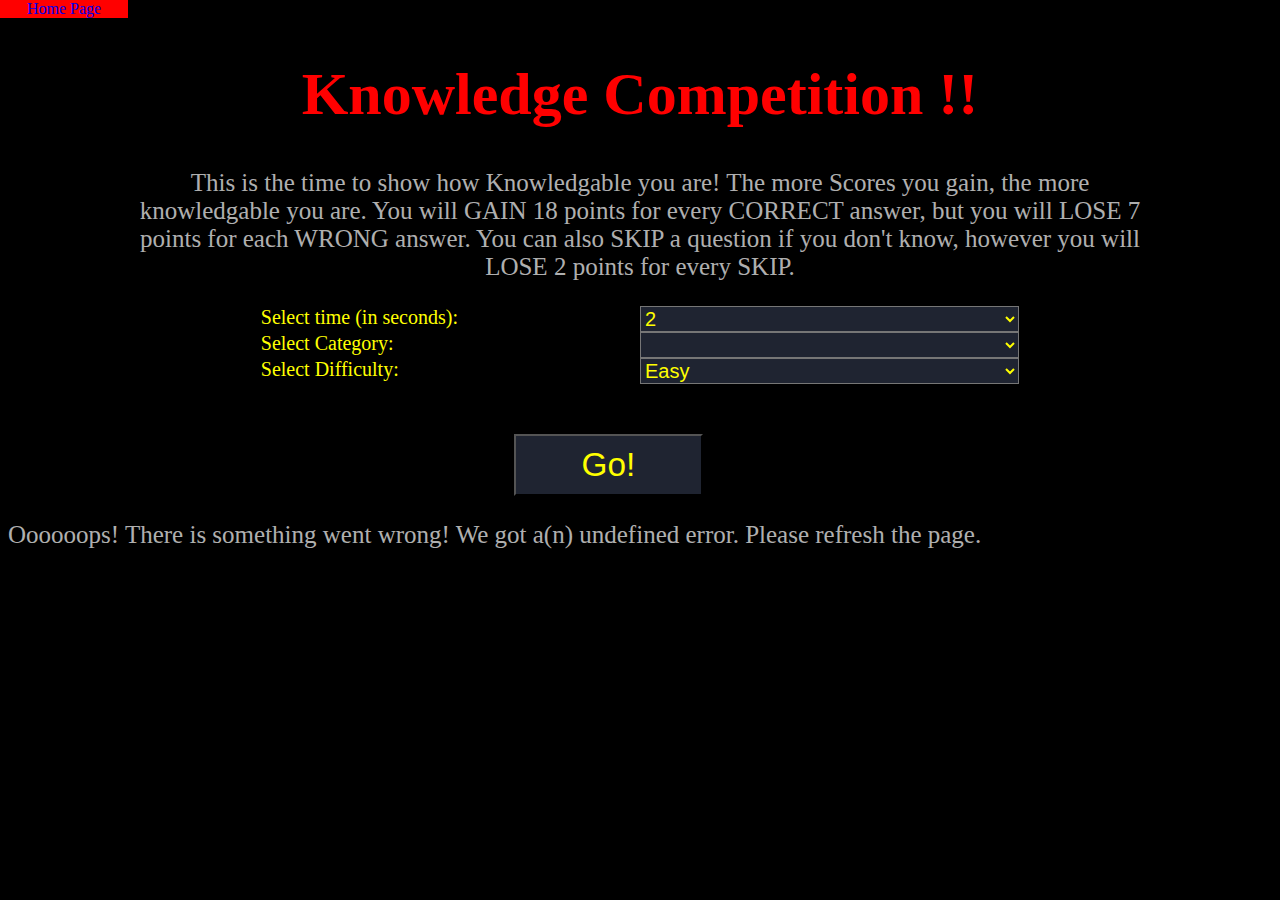
<file: APIpractice.html>
<html lang="en">
<head>
  <meta charset="UTF-8" />
  <link rel="stylesheet" href="APIpractice.css" />
  <title>Knowledge Competition</title>
  <script src="APIpractice.js"></script>
</head>
<body>
  <header>
    <div>
      <a id="HomePage" href="1Portfolio.html"> Home Page</a>
    </div>
    <h1 id="Head">Knowledge Competition !!</h1>
    <p>This is the time to show how Knowledgable you are! The more Scores you
      gain, the more knowledgable you are. You will GAIN 18 points for every
      CORRECT answer, but you will LOSE 7 points for each WRONG answer. You can
      also SKIP a question if you don't know, however you will LOSE 2 points
      for every SKIP.</p>

  </header>
  <main>
    <div id="selections" class="hide">
      <div class="selection">
        <span id="time_title">Select time (in seconds): </span>
        <select id="time">
          <option>2</option>
          <option>60</option>
          <option>120</option>
          <option>180</option>
          <option>300</option>
        </select>
      </div>
      <div class="selection">
        <span id="category_title"> Select Category: </span>
        <select  id="category">

        </select>
      </div>

      <div class="selection">
        <span id="difficulty_title"> Select Difficulty: </span>
        <select id="Diffcilty">
          <option>Easy</option>
          <option>Medium</option>
          <option>Hard</option>
        </select>
      </div>
    </div >

    <div class="gogg">
        <button id="go"  type="button">Go!</button>
    </div>

    <p id="error" class="hide"></p>

    <div class="hide" id="playground">
      <h2>
        <span id="remaining_time_text"> Remaining Time:</span>
        <span id="remaining_time"></span>
      </h2>
      <div class="point" id="points" class="hide">
        <span id="total_point_text"> Total points:</span>
        <span id="total_point" ></span>
      </div>
      <div id="correct" >
        <span id="cor_text"> Number of Questions Correct:</span>
        <span id="cor"></span>
      </div>
      <div id="question">

      </div>

    </div>
    <div id="conclusion">
      <span > </span>
    </div>
    <button id="renew" class="hide" type="button">Play Again?</button>
  </main>

</body>
</file>
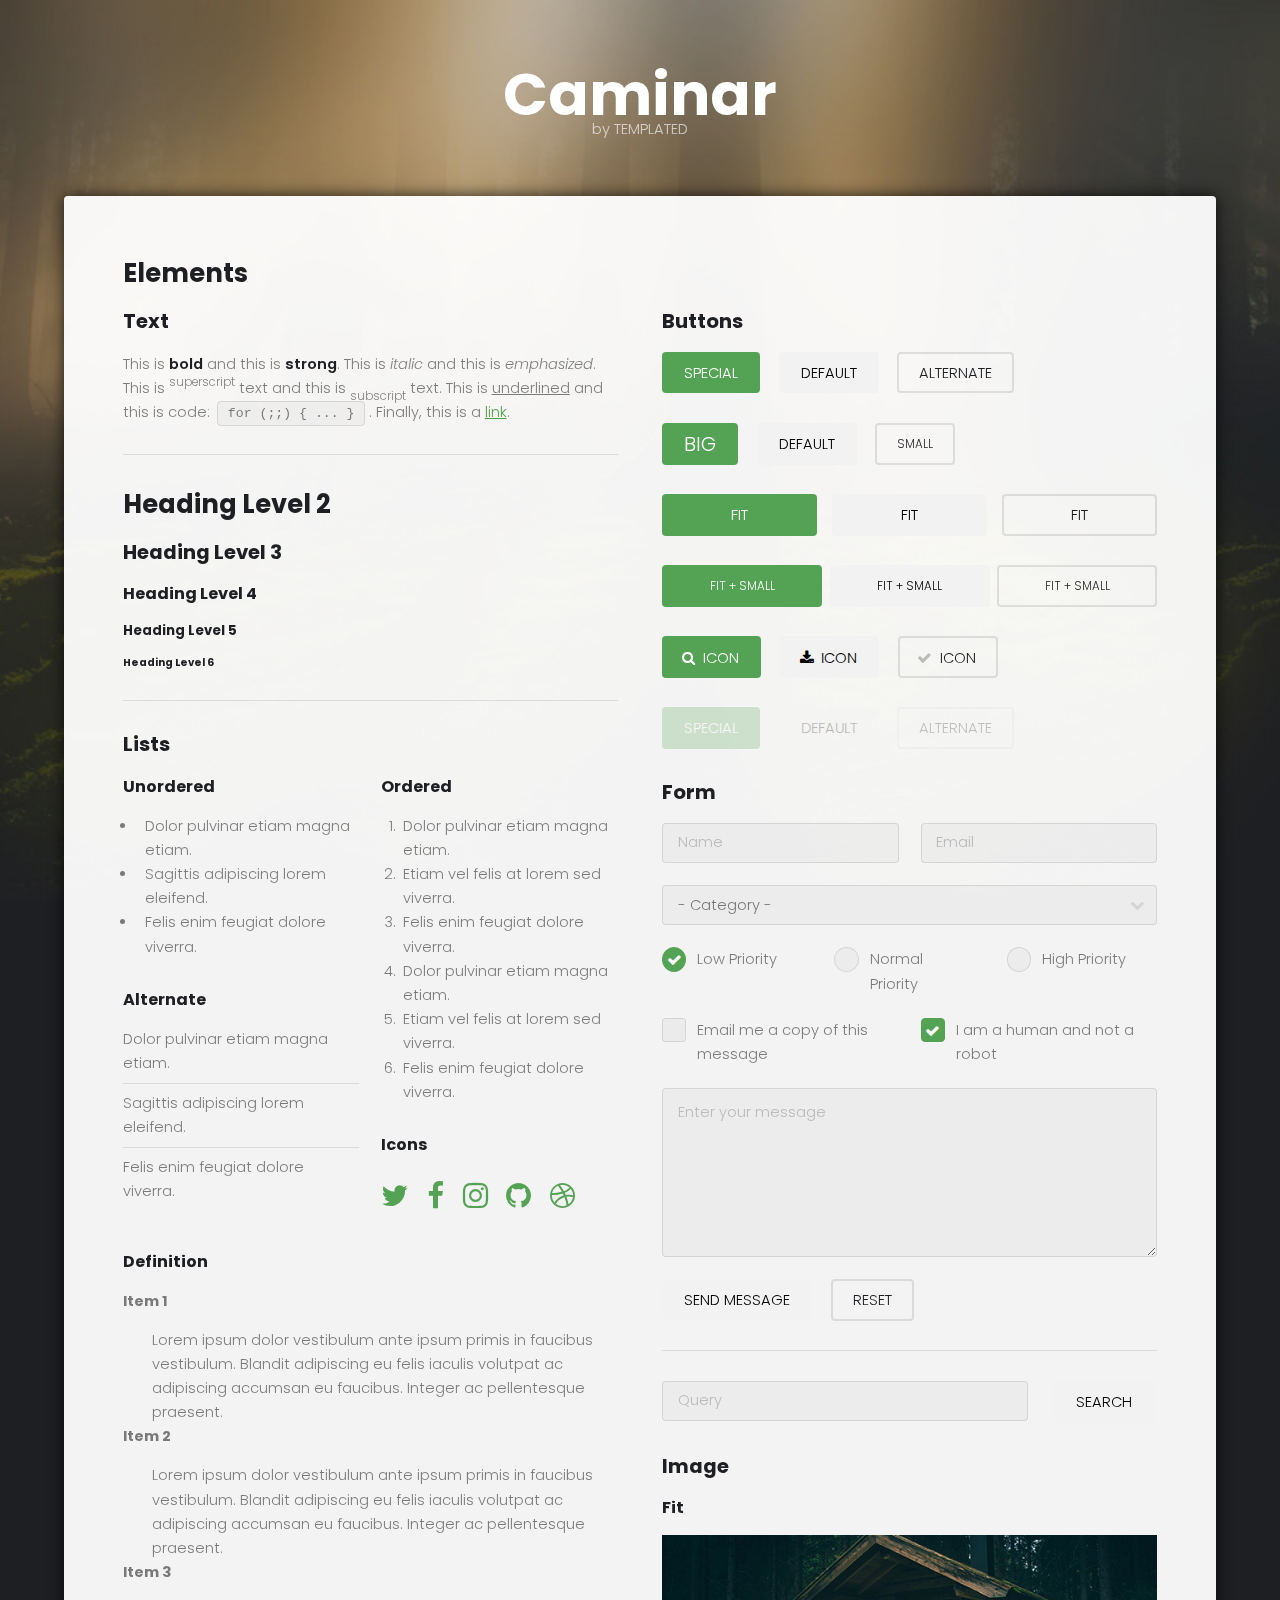
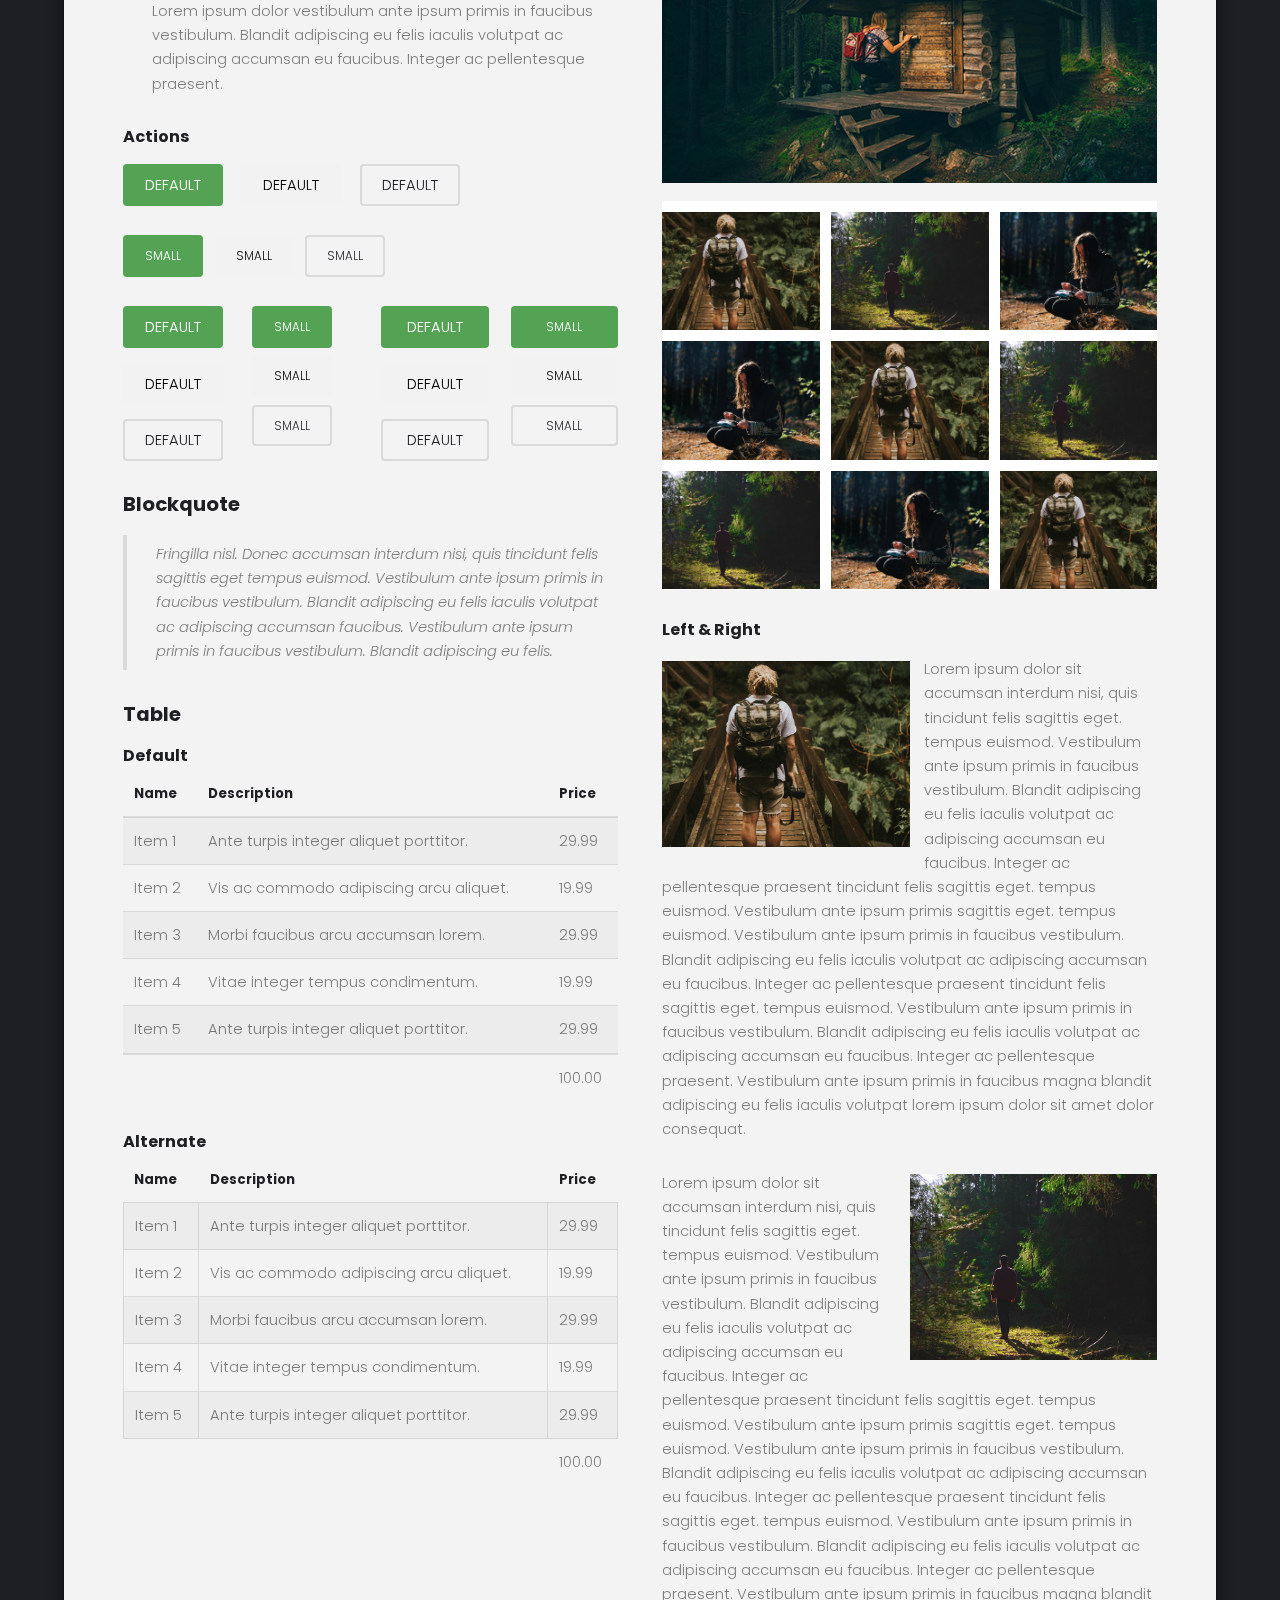
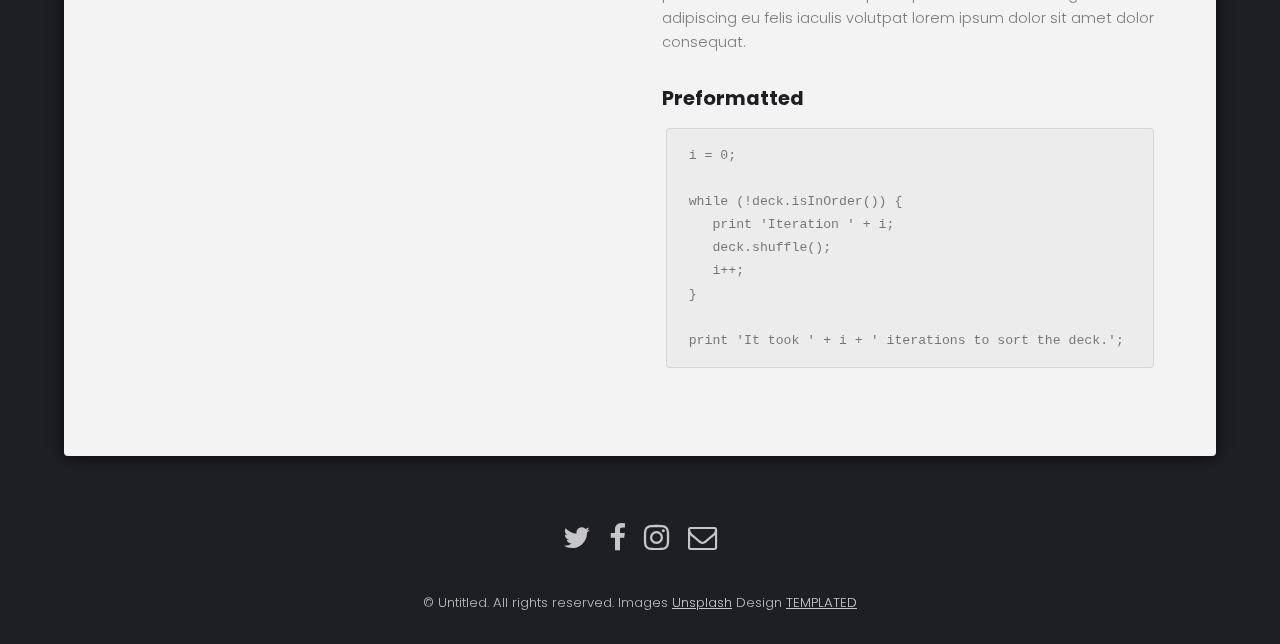
<file: elements.html>
<!DOCTYPE HTML>
<!--
	Caminar by TEMPLATED
	templated.co @templatedco
	Released for free under the Creative Commons Attribution 3.0 license (templated.co/license)
-->
<html>
	<head>
		<title>Caminar by TEMPLATED</title>
		<meta charset="utf-8" />
		<meta name="viewport" content="width=device-width, initial-scale=1" />
		<link rel="stylesheet" href="assets/css/main.css" />
	</head>
	<body>

		<!-- Header -->
			<header id="header">
				<div class="logo"><a href="#">Caminar <span>by TEMPLATED</span></a></div>
			</header>

		<!-- Main -->
			<section id="main">
				<div class="inner">
					<div class="wrapper style1">
						<div class="content">

							<!-- Elements -->
								<h2 id="elements">Elements</h2>
								<div class="row 200%">
									<div class="6u 12u$(medium)">

										<!-- Text stuff -->
											<h3>Text</h3>
											<p>This is <b>bold</b> and this is <strong>strong</strong>. This is <i>italic</i> and this is <em>emphasized</em>.
											This is <sup>superscript</sup> text and this is <sub>subscript</sub> text.
											This is <u>underlined</u> and this is code: <code>for (;;) { ... }</code>.
											Finally, this is a <a href="#">link</a>.</p>
											<hr />
											<h2>Heading Level 2</h2>
											<h3>Heading Level 3</h3>
											<h4>Heading Level 4</h4>
											<h5>Heading Level 5</h5>
											<h6>Heading Level 6</h6>
											<hr />

										<!-- Lists -->
											<h3>Lists</h3>
											<div class="row">
												<div class="6u 12u$(small)">

													<h4>Unordered</h4>
													<ul>
														<li>Dolor pulvinar etiam magna etiam.</li>
														<li>Sagittis adipiscing lorem eleifend.</li>
														<li>Felis enim feugiat dolore viverra.</li>
													</ul>

													<h4>Alternate</h4>
													<ul class="alt">
														<li>Dolor pulvinar etiam magna etiam.</li>
														<li>Sagittis adipiscing lorem eleifend.</li>
														<li>Felis enim feugiat dolore viverra.</li>
													</ul>

												</div>
												<div class="6u$ 12u$(small)">

													<h4>Ordered</h4>
													<ol>
														<li>Dolor pulvinar etiam magna etiam.</li>
														<li>Etiam vel felis at lorem sed viverra.</li>
														<li>Felis enim feugiat dolore viverra.</li>
														<li>Dolor pulvinar etiam magna etiam.</li>
														<li>Etiam vel felis at lorem sed viverra.</li>
														<li>Felis enim feugiat dolore viverra.</li>
													</ol>

													<h4>Icons</h4>
													<ul class="icons">
														<li><a href="#" class="icon fa-twitter"><span class="label">Twitter</span></a></li>
														<li><a href="#" class="icon fa-facebook"><span class="label">Facebook</span></a></li>
														<li><a href="#" class="icon fa-instagram"><span class="label">Instagram</span></a></li>
														<li><a href="#" class="icon fa-github"><span class="label">Github</span></a></li>
														<li><a href="#" class="icon fa-dribbble"><span class="label">Dribbble</span></a></li>
													</ul>

												</div>
											</div>
											<h4>Definition</h4>
											<dl>
												<dt>Item 1</dt>
												<dd>
													<p>Lorem ipsum dolor vestibulum ante ipsum primis in faucibus vestibulum. Blandit adipiscing eu felis iaculis volutpat ac adipiscing accumsan eu faucibus. Integer ac pellentesque praesent.</p>
												</dd>
												<dt>Item 2</dt>
												<dd>
													<p>Lorem ipsum dolor vestibulum ante ipsum primis in faucibus vestibulum. Blandit adipiscing eu felis iaculis volutpat ac adipiscing accumsan eu faucibus. Integer ac pellentesque praesent.</p>
												</dd>
												<dt>Item 3</dt>
												<dd>
													<p>Lorem ipsum dolor vestibulum ante ipsum primis in faucibus vestibulum. Blandit adipiscing eu felis iaculis volutpat ac adipiscing accumsan eu faucibus. Integer ac pellentesque praesent.</p>
												</dd>
											</dl>

											<h4>Actions</h4>
											<ul class="actions">
												<li><a href="#" class="button special">Default</a></li>
												<li><a href="#" class="button">Default</a></li>
												<li><a href="#" class="button alt">Default</a></li>
											</ul>
											<ul class="actions small">
												<li><a href="#" class="button special small">Small</a></li>
												<li><a href="#" class="button small">Small</a></li>
												<li><a href="#" class="button alt small">Small</a></li>
											</ul>
											<div class="row">
												<div class="3u 12u$(small)">
													<ul class="actions vertical">
														<li><a href="#" class="button special">Default</a></li>
														<li><a href="#" class="button">Default</a></li>
														<li><a href="#" class="button alt">Default</a></li>
													</ul>
												</div>
												<div class="3u 12u$(small)">
													<ul class="actions vertical small">
														<li><a href="#" class="button special small">Small</a></li>
														<li><a href="#" class="button small">Small</a></li>
														<li><a href="#" class="button alt small">Small</a></li>
													</ul>
												</div>
												<div class="3u 12u$(small)">
													<ul class="actions vertical">
														<li><a href="#" class="button special fit">Default</a></li>
														<li><a href="#" class="button fit">Default</a></li>
														<li><a href="#" class="button alt fit">Default</a></li>
													</ul>
												</div>
												<div class="3u$ 12u$(small)">
													<ul class="actions vertical small">
														<li><a href="#" class="button special small fit">Small</a></li>
														<li><a href="#" class="button small fit">Small</a></li>
														<li><a href="#" class="button alt small fit">Small</a></li>
													</ul>
												</div>
											</div>

										<!-- Blockquote -->
											<h3>Blockquote</h3>
											<blockquote>Fringilla nisl. Donec accumsan interdum nisi, quis tincidunt felis sagittis eget tempus euismod. Vestibulum ante ipsum primis in faucibus vestibulum. Blandit adipiscing eu felis iaculis volutpat ac adipiscing accumsan faucibus. Vestibulum ante ipsum primis in faucibus vestibulum. Blandit adipiscing eu felis.</blockquote>

										<!-- Table -->
											<h3>Table</h3>

											<h4>Default</h4>
											<div class="table-wrapper">
												<table>
													<thead>
														<tr>
															<th>Name</th>
															<th>Description</th>
															<th>Price</th>
														</tr>
													</thead>
													<tbody>
														<tr>
															<td>Item 1</td>
															<td>Ante turpis integer aliquet porttitor.</td>
															<td>29.99</td>
														</tr>
														<tr>
															<td>Item 2</td>
															<td>Vis ac commodo adipiscing arcu aliquet.</td>
															<td>19.99</td>
														</tr>
														<tr>
															<td>Item 3</td>
															<td> Morbi faucibus arcu accumsan lorem.</td>
															<td>29.99</td>
														</tr>
														<tr>
															<td>Item 4</td>
															<td>Vitae integer tempus condimentum.</td>
															<td>19.99</td>
														</tr>
														<tr>
															<td>Item 5</td>
															<td>Ante turpis integer aliquet porttitor.</td>
															<td>29.99</td>
														</tr>
													</tbody>
													<tfoot>
														<tr>
															<td colspan="2"></td>
															<td>100.00</td>
														</tr>
													</tfoot>
												</table>
											</div>

											<h4>Alternate</h4>
											<div class="table-wrapper">
												<table class="alt">
													<thead>
														<tr>
															<th>Name</th>
															<th>Description</th>
															<th>Price</th>
														</tr>
													</thead>
													<tbody>
														<tr>
															<td>Item 1</td>
															<td>Ante turpis integer aliquet porttitor.</td>
															<td>29.99</td>
														</tr>
														<tr>
															<td>Item 2</td>
															<td>Vis ac commodo adipiscing arcu aliquet.</td>
															<td>19.99</td>
														</tr>
														<tr>
															<td>Item 3</td>
															<td> Morbi faucibus arcu accumsan lorem.</td>
															<td>29.99</td>
														</tr>
														<tr>
															<td>Item 4</td>
															<td>Vitae integer tempus condimentum.</td>
															<td>19.99</td>
														</tr>
														<tr>
															<td>Item 5</td>
															<td>Ante turpis integer aliquet porttitor.</td>
															<td>29.99</td>
														</tr>
													</tbody>
													<tfoot>
														<tr>
															<td colspan="2"></td>
															<td>100.00</td>
														</tr>
													</tfoot>
												</table>
											</div>

									</div>
									<div class="6u$ 12u$(medium)">

										<!-- Buttons -->
											<h3>Buttons</h3>
											<ul class="actions">
												<li><a href="#" class="button special">Special</a></li>
												<li><a href="#" class="button">Default</a></li>
												<li><a href="#" class="button alt">Alternate</a></li>
											</ul>
											<ul class="actions">
												<li><a href="#" class="button special big">Big</a></li>
												<li><a href="#" class="button">Default</a></li>
												<li><a href="#" class="button alt small">Small</a></li>
											</ul>
											<ul class="actions fit">
												<li><a href="#" class="button special fit">Fit</a></li>
												<li><a href="#" class="button fit">Fit</a></li>
												<li><a href="#" class="button alt fit">Fit</a></li>
											</ul>
											<ul class="actions fit small">
												<li><a href="#" class="button special fit small">Fit + Small</a></li>
												<li><a href="#" class="button fit small">Fit + Small</a></li>
												<li><a href="#" class="button alt fit small">Fit + Small</a></li>
											</ul>
											<ul class="actions">
												<li><a href="#" class="button special icon fa-search">Icon</a></li>
												<li><a href="#" class="button icon fa-download">Icon</a></li>
												<li><a href="#" class="button alt icon fa-check">Icon</a></li>
											</ul>
											<ul class="actions">
												<li><span class="button special disabled">Special</span></li>
												<li><span class="button disabled">Default</span></li>
												<li><span class="button alt disabled">Alternate</span></li>
											</ul>

										<!-- Form -->
											<h3>Form</h3>

											<form method="post" action="#">
												<div class="row uniform">
													<div class="6u 12u$(xsmall)">
														<input type="text" name="name" id="name" value="" placeholder="Name" />
													</div>
													<div class="6u$ 12u$(xsmall)">
														<input type="email" name="email" id="email" value="" placeholder="Email" />
													</div>
													<!-- Break -->
													<div class="12u$">
														<div class="select-wrapper">
															<select name="category" id="category">
																<option value="">- Category -</option>
																<option value="1">Manufacturing</option>
																<option value="1">Shipping</option>
																<option value="1">Administration</option>
																<option value="1">Human Resources</option>
															</select>
														</div>
													</div>
													<!-- Break -->
													<div class="4u 12u$(small)">
														<input type="radio" id="priority-low" name="priority" checked>
														<label for="priority-low">Low Priority</label>
													</div>
													<div class="4u 12u$(small)">
														<input type="radio" id="priority-normal" name="priority">
														<label for="priority-normal">Normal Priority</label>
													</div>
													<div class="4u$ 12u$(small)">
														<input type="radio" id="priority-high" name="priority">
														<label for="priority-high">High Priority</label>
													</div>
													<!-- Break -->
													<div class="6u 12u$(small)">
														<input type="checkbox" id="copy" name="copy">
														<label for="copy">Email me a copy of this message</label>
													</div>
													<div class="6u$ 12u$(small)">
														<input type="checkbox" id="human" name="human" checked>
														<label for="human">I am a human and not a robot</label>
													</div>
													<!-- Break -->
													<div class="12u$">
														<textarea name="message" id="message" placeholder="Enter your message" rows="6"></textarea>
													</div>
													<!-- Break -->
													<div class="12u$">
														<ul class="actions">
															<li><input type="submit" value="Send Message" /></li>
															<li><input type="reset" value="Reset" class="alt" /></li>
														</ul>
													</div>
												</div>
											</form>

											<hr />

											<form method="post" action="#">
												<div class="row uniform">
													<div class="9u 12u$(small)">
														<input type="text" name="query" id="query" value="" placeholder="Query" />
													</div>
													<div class="3u$ 12u$(small)">
														<input type="submit" value="Search" class="fit" />
													</div>
												</div>
											</form>

										<!-- Image -->
											<h3>Image</h3>

											<h4>Fit</h4>
											<span class="image fit"><img src="images/pic01.jpg" alt="" /></span>
											<div class="box alt">
												<div class="row 50% uniform">
													<div class="4u"><span class="image fit"><img src="images/pic06.jpg" alt="" /></span></div>
													<div class="4u"><span class="image fit"><img src="images/pic07.jpg" alt="" /></span></div>
													<div class="4u$"><span class="image fit"><img src="images/pic08.jpg" alt="" /></span></div>
													<!-- Break -->
													<div class="4u"><span class="image fit"><img src="images/pic08.jpg" alt="" /></span></div>
													<div class="4u"><span class="image fit"><img src="images/pic06.jpg" alt="" /></span></div>
													<div class="4u$"><span class="image fit"><img src="images/pic07.jpg" alt="" /></span></div>
													<!-- Break -->
													<div class="4u"><span class="image fit"><img src="images/pic07.jpg" alt="" /></span></div>
													<div class="4u"><span class="image fit"><img src="images/pic08.jpg" alt="" /></span></div>
													<div class="4u$"><span class="image fit"><img src="images/pic06.jpg" alt="" /></span></div>
												</div>
											</div>

											<h4>Left &amp; Right</h4>
											<p><span class="image left"><img src="images/pic06.jpg" alt="" /></span>Lorem ipsum dolor sit accumsan interdum nisi, quis tincidunt felis sagittis eget. tempus euismod. Vestibulum ante ipsum primis in faucibus vestibulum. Blandit adipiscing eu felis iaculis volutpat ac adipiscing accumsan eu faucibus. Integer ac pellentesque praesent tincidunt felis sagittis eget. tempus euismod. Vestibulum ante ipsum primis sagittis eget. tempus euismod. Vestibulum ante ipsum primis in faucibus vestibulum. Blandit adipiscing eu felis iaculis volutpat ac adipiscing accumsan eu faucibus. Integer ac pellentesque praesent tincidunt felis sagittis eget. tempus euismod. Vestibulum ante ipsum primis in faucibus vestibulum. Blandit adipiscing eu felis iaculis volutpat ac adipiscing accumsan eu faucibus. Integer ac pellentesque praesent. Vestibulum ante ipsum primis in faucibus magna blandit adipiscing eu felis iaculis volutpat lorem ipsum dolor sit amet dolor consequat.</p>
											<p><span class="image right"><img src="images/pic07.jpg" alt="" /></span>Lorem ipsum dolor sit accumsan interdum nisi, quis tincidunt felis sagittis eget. tempus euismod. Vestibulum ante ipsum primis in faucibus vestibulum. Blandit adipiscing eu felis iaculis volutpat ac adipiscing accumsan eu faucibus. Integer ac pellentesque praesent tincidunt felis sagittis eget. tempus euismod. Vestibulum ante ipsum primis sagittis eget. tempus euismod. Vestibulum ante ipsum primis in faucibus vestibulum. Blandit adipiscing eu felis iaculis volutpat ac adipiscing accumsan eu faucibus. Integer ac pellentesque praesent tincidunt felis sagittis eget. tempus euismod. Vestibulum ante ipsum primis in faucibus vestibulum. Blandit adipiscing eu felis iaculis volutpat ac adipiscing accumsan eu faucibus. Integer ac pellentesque praesent. Vestibulum ante ipsum primis in faucibus magna blandit adipiscing eu felis iaculis volutpat lorem ipsum dolor sit amet dolor consequat.</p>

										<!-- Preformatted Code -->
											<h3>Preformatted</h3>
											<pre><code>i = 0;

while (!deck.isInOrder()) {
   print 'Iteration ' + i;
   deck.shuffle();
   i++;
}

print 'It took ' + i + ' iterations to sort the deck.';
</code></pre>

									</div>
								</div>
							</div>

						</div>
					</div>
			</section>

		<!-- Footer -->
			<footer id="footer">
				<div class="container">
					<ul class="icons">
						<li><a href="#" class="icon fa-twitter"><span class="label">Twitter</span></a></li>
						<li><a href="#" class="icon fa-facebook"><span class="label">Facebook</span></a></li>
						<li><a href="#" class="icon fa-instagram"><span class="label">Instagram</span></a></li>
						<li><a href="#" class="icon fa-envelope-o"><span class="label">Email</span></a></li>
					</ul>
				</div>
				<div class="copyright">
					&copy; Untitled. All rights reserved. Images <a href="https://unsplash.com">Unsplash</a> Design <a href="https://templated.co">TEMPLATED</a>
				</div>
			</footer>

		<!-- Scripts -->
			<script src="assets/js/jquery.min.js"></script>
			<script src="assets/js/jquery.poptrox.min.js"></script>
			<script src="assets/js/skel.min.js"></script>
			<script src="assets/js/util.js"></script>
			<script src="assets/js/main.js"></script>

	</body>
</html>
</file>
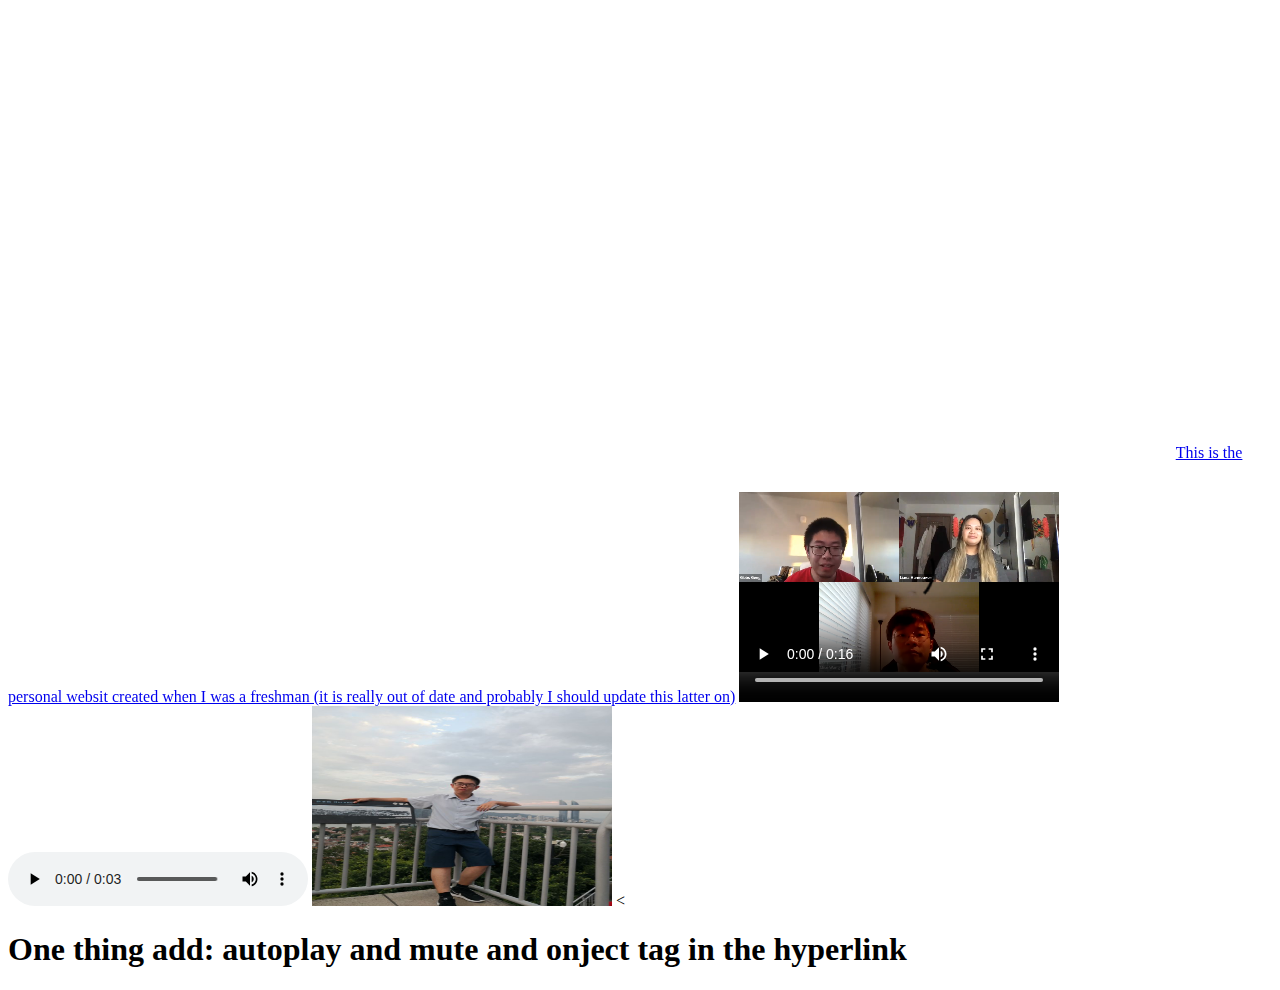
<file: embeddingOriginalWork.html>
<!DOCTYPE html>
<html>
    <head>
        <title>This is the place to show my original work</title>
    </head>
    <body>

        <iframe width="560" height="315" src="https://www.youtube.com/embed/V7CSiUN-kqo?autoplay=1&mute=1&start=180" frameborder="0" allow="accelerometer; autoplay; clipboard-write; encrypted-media; gyroscope; picture-in-picture" allowfullscreen> This is the paper I worked on in the Spring in the UW database group</iframe>
        <iframe src="https://www.google.com/maps/embed?pb=!1m14!1m12!1m3!1d667.2594480564036!2d-122.3049506304877!3d47.653295976381905!2m3!1f0!2f0!3f0!3m2!1i1024!2i768!4f13.1!5e0!3m2!1sen!2sus!4v1602225842438!5m2!1sen!2sus" width="600" height="450" frameborder="0" style="border:0;" allowfullscreen="" aria-hidden="false" tabindex="0"></iframe>
        <a href="http://students.washington.edu/zg44/portfolio/1Portfolio.html">This is the personal websit created when I was a freshman (it is really out of date and probably I should update this latter on)</a>
        <video width="320" height="240" controls="controls" src="Info_tictok.mp4">
          The video we create in our section group on tik tok!
        </video>
        <audio controls>
          <source src="TurnOnMicrowave.flac" type="audio/flac">
          One board audio from my security class
        </audio>
        <object data="personal_picture.JPG" width="300" height="200"></object>
        <script src="//rss.bloople.net/?url=https%3A%2F%2Fwww.espn.com%2Fespn%2Frss%2Fncf%2Fnews&detail=10&showtitle=false&type=js"></script>
        <<h1>One thing add: autoplay and mute and onject tag in the hyperlink</h1>

    </body>
</html>
</file>
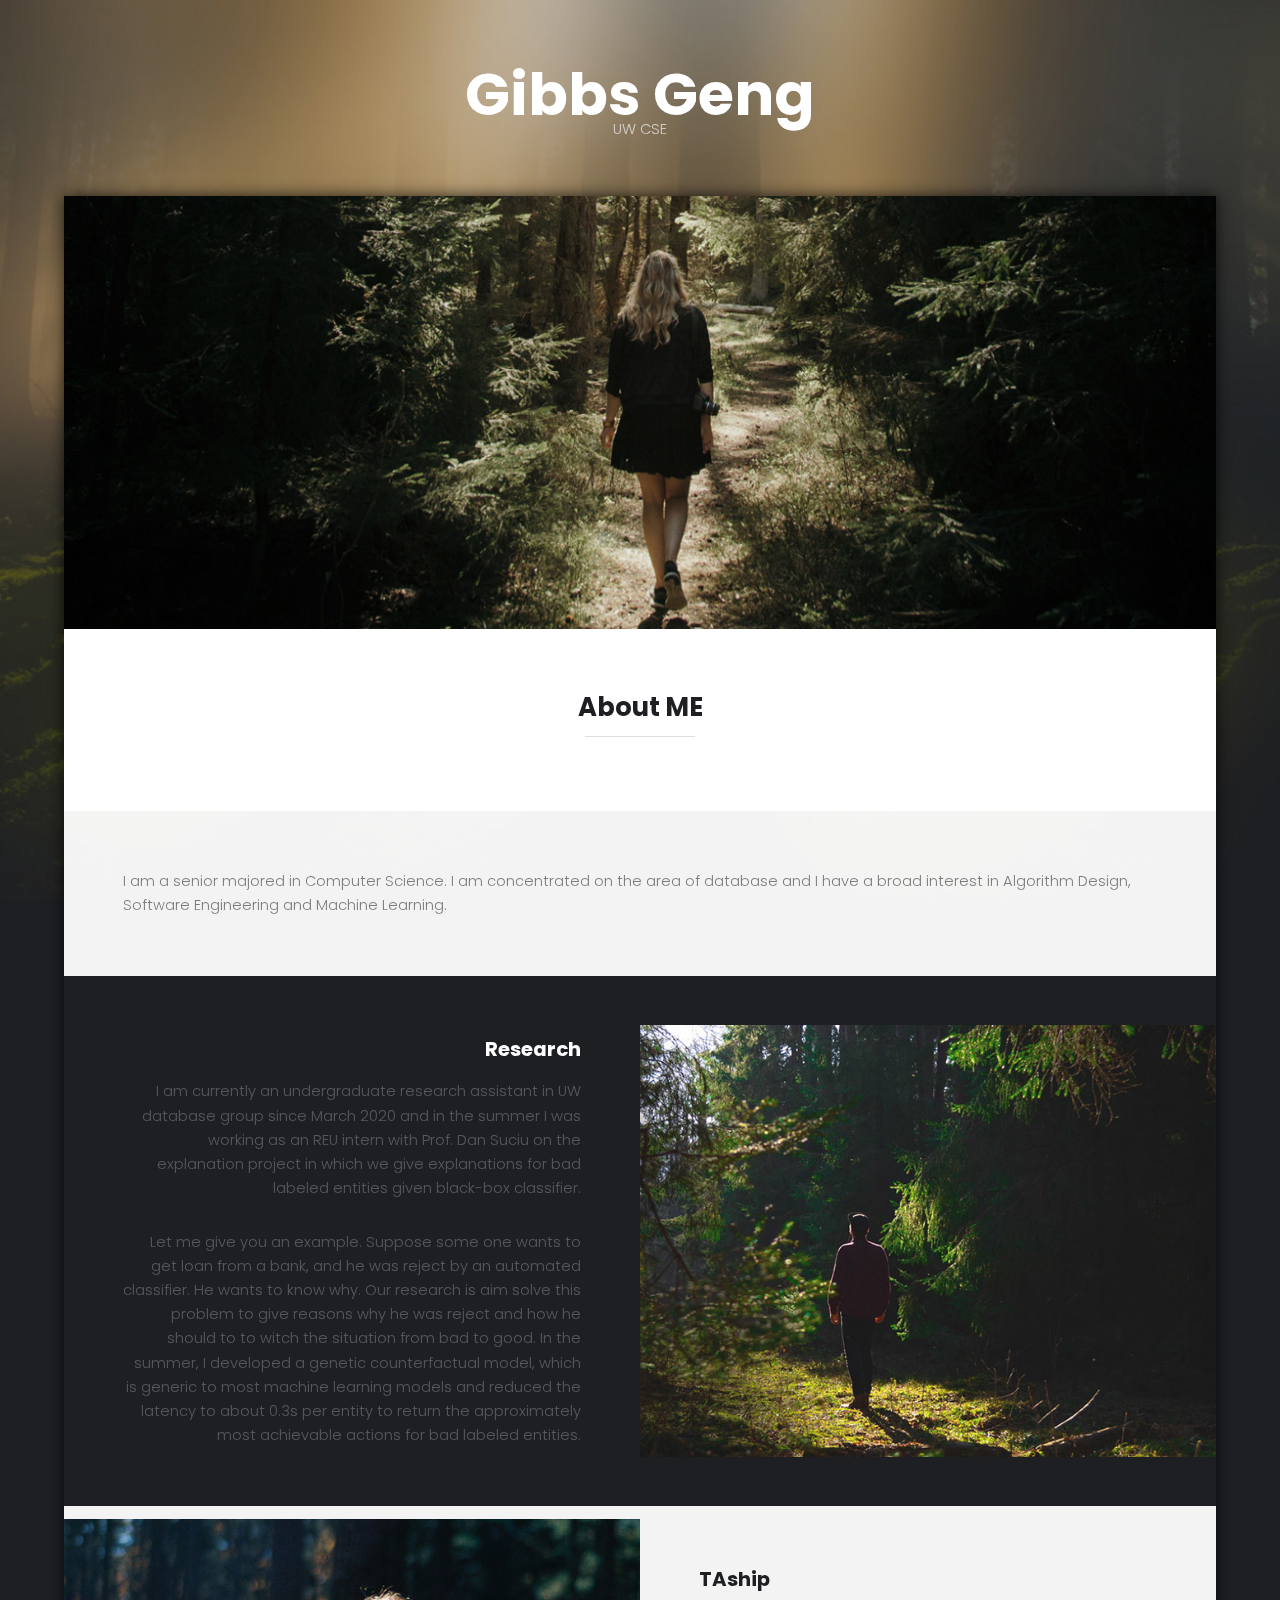
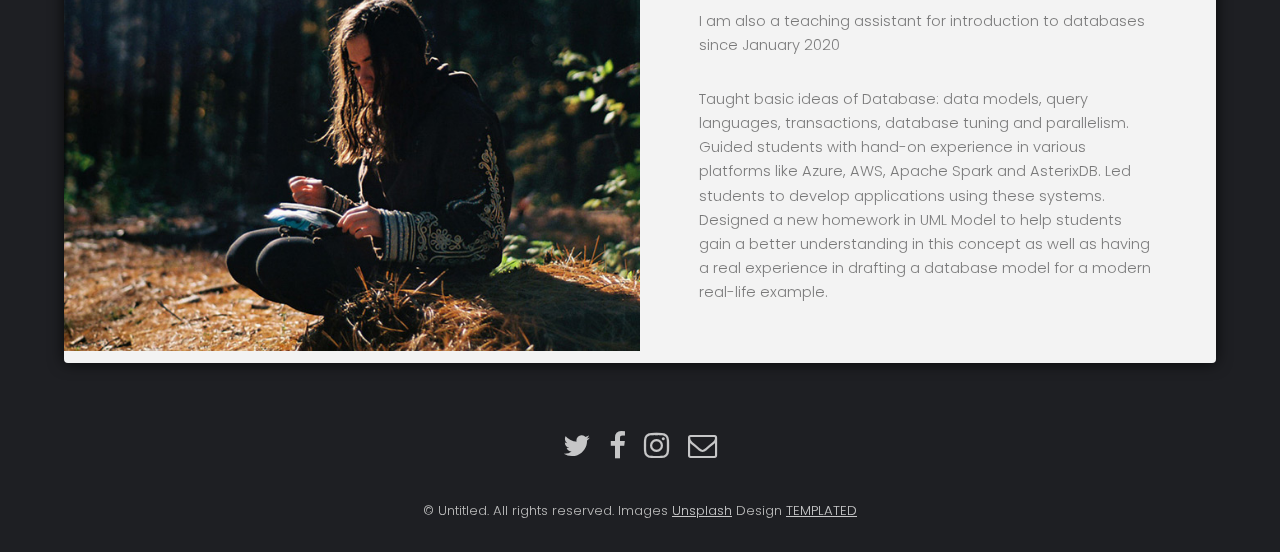
<file: myFunSite.html>
<!DOCTYPE HTML>

<html>
	<head>
		<title>Gibbs Geng</title>
		<meta charset="utf-8" />
		<meta name="viewport" content="width=device-width, initial-scale=1" />
		<link rel="stylesheet" href="assets/css/main.css" />
	</head>
	<body>

		<!-- Header -->
			<header id="header">
				<div class="logo"><a href="#">Gibbs Geng <span>UW CSE</span></a></div>
			</header>

		<!-- Main -->
			<section id="main">
				<div class="inner">

				<!-- One -->
					<section id="one" class="wrapper style1">

						<div class="image fit flush">
							<img src="images/pic02.jpg" alt="" />
						</div>
						<header class="special">
							<h2>About ME</h2>
						</header>
						<div class="content">
							<p>I am a senior majored in Computer Science. I am concentrated on the area of database and I have a broad interest in Algorithm Design, Software Engineering and Machine Learning. 

							</p>
						</div>
					</section>



				<!-- Three -->
					<section id="three" class="wrapper">
						<div class="spotlight alt">
							<div class="image flush"><img src="images/pic07.jpg" alt="" /></div>
							<div  class="inner">
								<h3>Research</h3>
								<p> 
									I am currently an undergraduate research assistant in UW database group since March 2020 and in the summer I was working as an REU intern with Prof. Dan Suciu on the explanation project in which we give explanations for bad labeled entities given black-box classifier.
								</p>
								<p>Let me give you an example. Suppose some one wants to get loan from a bank, and he was reject by an automated classifier. He wants to know why. Our research is aim solve this problem to give reasons why he was reject and how he should to to witch the situation from bad to good.

									In the summer, I developed a genetic counterfactual model, which is generic to most machine learning models and reduced the latency to about 0.3s per entity to return the approximately most achievable actions for bad labeled entities.</p>

								</div>
						</div>
						<div class="spotlight">
							<div class="image flush"><img src="images/pic08.jpg" alt="" /></div>
							<div class="inner">
								<h3>TAship</h3>
								<p>I am also a teaching assistant for introduction to databases since January 2020</p>
								<p>Taught basic ideas of Database: data models, query languages, transactions, database tuning and parallelism.
									Guided students with hand-on experience in various platforms like Azure, AWS, Apache Spark and AsterixDB.
									Led students to develop applications using these systems.
									Designed a new homework in UML Model to help students gain a better understanding in this concept as well as having a real experience in drafting a database model for a modern real-life example.</p>
							</div>
						</div>
					</section>

				</div>
			</section>

		<!-- Footer -->
			<footer id="footer">
				<div class="container">
					<ul class="icons">
						<li><a href="#" class="icon fa-twitter"><span class="label">Twitter</span></a></li>
						<li><a href="#" class="icon fa-facebook"><span class="label">Facebook</span></a></li>
						<li><a href="#" class="icon fa-instagram"><span class="label">Instagram</span></a></li>
						<li><a href="#" class="icon fa-envelope-o"><span class="label">Email</span></a></li>
					</ul>
				</div>
				<div class="copyright">
					&copy; Untitled. All rights reserved. Images <a href="https://unsplash.com">Unsplash</a> Design <a href="https://templated.co">TEMPLATED</a>
				</div>
			</footer>

		<!-- Scripts -->
			<script src="assets/js/jquery.min.js"></script>
			<script src="assets/js/jquery.poptrox.min.js"></script>
			<script src="assets/js/skel.min.js"></script>
			<script src="assets/js/util.js"></script>
			<script src="assets/js/main.js"></script>

	</body>
</html>
</file>
<file: APIpractice.css>
/*
  Gibbs Geng
  09/04/2019
*/

@import url('https://fonts.googleapis.com/css?family=Noto+Serif');
body {
  background-color: black;
  color: hsla(0,0%,100%,.7);
}
select, button {
  font-size: 15pt;
  background-color: #1f2431;
  color: yellow;
  width: 50%;
}

header {
  color: inherit;

  text-align: center;
  font-family: 'East Sea Dokdo', cursive;
  margin-top: 60px;
  margin-left: auto;
  margin-right: auto;
  width: 80%;
}
.selection {
  display: flex;
  flex-direction: row;
  justify-content: space-between;
}

#selections{
  display: flex;
  flex-direction: column;
  width: 60%;
  margin-left: auto;
  margin-right: auto;
  font-size: 15pt;
  color: yellow;
}
.hide {
  display: none;
}

#go, #renew {
  margin-top: 50px;
  align-items:center;
  margin-left: 40%;
  margin-right: auto;
  padding-top: 10px;
  padding-bottom: 10px;
  width: 15%;
  font-size: 25pt;
}

.incorrect {
  color: red;
}

.correct {
  color: green;
}



p{
  font-size: 25px;
}

h1 {
  font-size: 60px;
}

h2, #points, #correct,  #question{
  font-size: 40;
  width:50%;
  margin-left: auto;
  margin-right: auto;

  color: #ADD8E6;
}
#conclusion {
  font-size: 50;
  color: red;
  width: 60%;
  margin-left: auto;
  margin-right: auto;
}



#playground {
  margin-left: 10%;
  margin-right: auto;
  border: 3px solid #FFF;
  border-radius: 5px;
  width: 80%;
}

#question{
  width:80%;
}

.question {
  color: blue;
  font-size: 25pt;
  font-weight: bold;
  text-decoration: underline;

}

#HomePage {
  position: fixed;
  top: 0px;
  left: 0px;
  display: block;
  text-decoration: none;

  width: 10%;
  background-color: red;
}
</file>
<file: assets/css/main.css>
@import url(font-awesome.min.css);
@import url("https://fonts.googleapis.com/css?family=Poppins:300,400,500,600,700");

/*
	Caminar by TEMPLATED
	templated.co @templatedco
	Released for free under the Creative Commons Attribution 3.0 license (templated.co/license)
*/

/* Reset */

	html, body, div, span, applet, object, iframe, h1, h2, h3, h4, h5, h6, p, blockquote, pre, a, abbr, acronym, address, big, cite, code, del, dfn, em, img, ins, kbd, q, s, samp, small, strike, strong, sub, sup, tt, var, b, u, i, center, dl, dt, dd, ol, ul, li, fieldset, form, label, legend, table, caption, tbody, tfoot, thead, tr, th, td, article, aside, canvas, details, embed, figure, figcaption, footer, header, hgroup, menu, nav, output, ruby, section, summary, time, mark, audio, video {
		margin: 0;
		padding: 0;
		border: 0;
		font-size: 100%;
		font: inherit;
		vertical-align: baseline;
	}

	article, aside, details, figcaption, figure, footer, header, hgroup, menu, nav, section {
		display: block;
	}

	body {
		line-height: 1;
	}

	ol, ul {
		list-style: none;
	}

	blockquote, q {
		quotes: none;
	}

	blockquote:before, blockquote:after, q:before, q:after {
		content: '';
		content: none;
	}

	table {
		border-collapse: collapse;
		border-spacing: 0;
	}

	body {
		-webkit-text-size-adjust: none;
	}

/* Box Model */

	*, *:before, *:after {
		-moz-box-sizing: border-box;
		-webkit-box-sizing: border-box;
		box-sizing: border-box;
	}

/* Containers */

	.container {
		margin-left: auto;
		margin-right: auto;
	}

	.container.\31 25\25 {
		width: 100%;
		max-width: 100rem;
		min-width: 80rem;
	}

	.container.\37 5\25 {
		width: 60rem;
	}

	.container.\35 0\25 {
		width: 40rem;
	}

	.container.\32 5\25 {
		width: 20rem;
	}

	.container {
		width: 80rem;
	}

	@media screen and (max-width: 1680px) {

		.container.\31 25\25 {
			width: 100%;
			max-width: 100rem;
			min-width: 80rem;
		}

		.container.\37 5\25 {
			width: 60rem;
		}

		.container.\35 0\25 {
			width: 40rem;
		}

		.container.\32 5\25 {
			width: 20rem;
		}

		.container {
			width: 80rem;
		}

	}

	@media screen and (max-width: 1280px) {

		.container.\31 25\25 {
			width: 100%;
			max-width: 81.25rem;
			min-width: 65rem;
		}

		.container.\37 5\25 {
			width: 48.75rem;
		}

		.container.\35 0\25 {
			width: 32.5rem;
		}

		.container.\32 5\25 {
			width: 16.25rem;
		}

		.container {
			width: 65rem;
		}

	}

	@media screen and (max-width: 980px) {

		.container.\31 25\25 {
			width: 100%;
			max-width: 112.5%;
			min-width: 90%;
		}

		.container.\37 5\25 {
			width: 67.5%;
		}

		.container.\35 0\25 {
			width: 45%;
		}

		.container.\32 5\25 {
			width: 22.5%;
		}

		.container {
			width: 90%;
		}

	}

	@media screen and (max-width: 736px) {

		.container.\31 25\25 {
			width: 100%;
			max-width: 112.5%;
			min-width: 90%;
		}

		.container.\37 5\25 {
			width: 67.5%;
		}

		.container.\35 0\25 {
			width: 45%;
		}

		.container.\32 5\25 {
			width: 22.5%;
		}

		.container {
			width: 90% !important;
		}

	}

	@media screen and (max-width: 480px) {

		.container.\31 25\25 {
			width: 100%;
			max-width: 112.5%;
			min-width: 90%;
		}

		.container.\37 5\25 {
			width: 67.5%;
		}

		.container.\35 0\25 {
			width: 45%;
		}

		.container.\32 5\25 {
			width: 22.5%;
		}

		.container {
			width: 90% !important;
		}

	}

/* Grid */

	.row {
		border-bottom: solid 1px transparent;
		-moz-box-sizing: border-box;
		-webkit-box-sizing: border-box;
		box-sizing: border-box;
	}

	.row > * {
		float: left;
		-moz-box-sizing: border-box;
		-webkit-box-sizing: border-box;
		box-sizing: border-box;
	}

	.row:after, .row:before {
		content: '';
		display: block;
		clear: both;
		height: 0;
	}

	.row.uniform > * > :first-child {
		margin-top: 0;
	}

	.row.uniform > * > :last-child {
		margin-bottom: 0;
	}

	.row.\30 \25 > * {
		padding: 0 0 0 0rem;
	}

	.row.\30 \25 {
		margin: 0 0 -1px 0rem;
	}

	.row.uniform.\30 \25 > * {
		padding: 0rem 0 0 0rem;
	}

	.row.uniform.\30 \25 {
		margin: 0rem 0 -1px 0rem;
	}

	.row > * {
		padding: 0 0 0 2rem;
	}

	.row {
		margin: 0 0 -1px -2rem;
	}

	.row.uniform > * {
		padding: 2rem 0 0 2rem;
	}

	.row.uniform {
		margin: -2rem 0 -1px -2rem;
	}

	.row.\32 00\25 > * {
		padding: 0 0 0 4rem;
	}

	.row.\32 00\25 {
		margin: 0 0 -1px -4rem;
	}

	.row.uniform.\32 00\25 > * {
		padding: 4rem 0 0 4rem;
	}

	.row.uniform.\32 00\25 {
		margin: -4rem 0 -1px -4rem;
	}

	.row.\31 50\25 > * {
		padding: 0 0 0 3rem;
	}

	.row.\31 50\25 {
		margin: 0 0 -1px -3rem;
	}

	.row.uniform.\31 50\25 > * {
		padding: 3rem 0 0 3rem;
	}

	.row.uniform.\31 50\25 {
		margin: -3rem 0 -1px -3rem;
	}

	.row.\35 0\25 > * {
		padding: 0 0 0 1rem;
	}

	.row.\35 0\25 {
		margin: 0 0 -1px -1rem;
	}

	.row.uniform.\35 0\25 > * {
		padding: 1rem 0 0 1rem;
	}

	.row.uniform.\35 0\25 {
		margin: -1rem 0 -1px -1rem;
	}

	.row.\32 5\25 > * {
		padding: 0 0 0 0.5rem;
	}

	.row.\32 5\25 {
		margin: 0 0 -1px -0.5rem;
	}

	.row.uniform.\32 5\25 > * {
		padding: 0.5rem 0 0 0.5rem;
	}

	.row.uniform.\32 5\25 {
		margin: -0.5rem 0 -1px -0.5rem;
	}

	.\31 2u, .\31 2u\24 {
		width: 100%;
		clear: none;
		margin-left: 0;
	}

	.\31 1u, .\31 1u\24 {
		width: 91.6666666667%;
		clear: none;
		margin-left: 0;
	}

	.\31 0u, .\31 0u\24 {
		width: 83.3333333333%;
		clear: none;
		margin-left: 0;
	}

	.\39 u, .\39 u\24 {
		width: 75%;
		clear: none;
		margin-left: 0;
	}

	.\38 u, .\38 u\24 {
		width: 66.6666666667%;
		clear: none;
		margin-left: 0;
	}

	.\37 u, .\37 u\24 {
		width: 58.3333333333%;
		clear: none;
		margin-left: 0;
	}

	.\36 u, .\36 u\24 {
		width: 50%;
		clear: none;
		margin-left: 0;
	}

	.\35 u, .\35 u\24 {
		width: 41.6666666667%;
		clear: none;
		margin-left: 0;
	}

	.\34 u, .\34 u\24 {
		width: 33.3333333333%;
		clear: none;
		margin-left: 0;
	}

	.\33 u, .\33 u\24 {
		width: 25%;
		clear: none;
		margin-left: 0;
	}

	.\32 u, .\32 u\24 {
		width: 16.6666666667%;
		clear: none;
		margin-left: 0;
	}

	.\31 u, .\31 u\24 {
		width: 8.3333333333%;
		clear: none;
		margin-left: 0;
	}

	.\31 2u\24 + *,
	.\31 1u\24 + *,
	.\31 0u\24 + *,
	.\39 u\24 + *,
	.\38 u\24 + *,
	.\37 u\24 + *,
	.\36 u\24 + *,
	.\35 u\24 + *,
	.\34 u\24 + *,
	.\33 u\24 + *,
	.\32 u\24 + *,
	.\31 u\24 + * {
		clear: left;
	}

	.\-11u {
		margin-left: 91.66667%;
	}

	.\-10u {
		margin-left: 83.33333%;
	}

	.\-9u {
		margin-left: 75%;
	}

	.\-8u {
		margin-left: 66.66667%;
	}

	.\-7u {
		margin-left: 58.33333%;
	}

	.\-6u {
		margin-left: 50%;
	}

	.\-5u {
		margin-left: 41.66667%;
	}

	.\-4u {
		margin-left: 33.33333%;
	}

	.\-3u {
		margin-left: 25%;
	}

	.\-2u {
		margin-left: 16.66667%;
	}

	.\-1u {
		margin-left: 8.33333%;
	}

	@media screen and (max-width: 1680px) {

		.row > * {
			padding: 0 0 0 2rem;
		}

		.row {
			margin: 0 0 -1px -2rem;
		}

		.row.uniform > * {
			padding: 2rem 0 0 2rem;
		}

		.row.uniform {
			margin: -2rem 0 -1px -2rem;
		}

		.row.\32 00\25 > * {
			padding: 0 0 0 4rem;
		}

		.row.\32 00\25 {
			margin: 0 0 -1px -4rem;
		}

		.row.uniform.\32 00\25 > * {
			padding: 4rem 0 0 4rem;
		}

		.row.uniform.\32 00\25 {
			margin: -4rem 0 -1px -4rem;
		}

		.row.\31 50\25 > * {
			padding: 0 0 0 3rem;
		}

		.row.\31 50\25 {
			margin: 0 0 -1px -3rem;
		}

		.row.uniform.\31 50\25 > * {
			padding: 3rem 0 0 3rem;
		}

		.row.uniform.\31 50\25 {
			margin: -3rem 0 -1px -3rem;
		}

		.row.\35 0\25 > * {
			padding: 0 0 0 1rem;
		}

		.row.\35 0\25 {
			margin: 0 0 -1px -1rem;
		}

		.row.uniform.\35 0\25 > * {
			padding: 1rem 0 0 1rem;
		}

		.row.uniform.\35 0\25 {
			margin: -1rem 0 -1px -1rem;
		}

		.row.\32 5\25 > * {
			padding: 0 0 0 0.5rem;
		}

		.row.\32 5\25 {
			margin: 0 0 -1px -0.5rem;
		}

		.row.uniform.\32 5\25 > * {
			padding: 0.5rem 0 0 0.5rem;
		}

		.row.uniform.\32 5\25 {
			margin: -0.5rem 0 -1px -0.5rem;
		}

		.\31 2u\28xlarge\29, .\31 2u\24\28xlarge\29 {
			width: 100%;
			clear: none;
			margin-left: 0;
		}

		.\31 1u\28xlarge\29, .\31 1u\24\28xlarge\29 {
			width: 91.6666666667%;
			clear: none;
			margin-left: 0;
		}

		.\31 0u\28xlarge\29, .\31 0u\24\28xlarge\29 {
			width: 83.3333333333%;
			clear: none;
			margin-left: 0;
		}

		.\39 u\28xlarge\29, .\39 u\24\28xlarge\29 {
			width: 75%;
			clear: none;
			margin-left: 0;
		}

		.\38 u\28xlarge\29, .\38 u\24\28xlarge\29 {
			width: 66.6666666667%;
			clear: none;
			margin-left: 0;
		}

		.\37 u\28xlarge\29, .\37 u\24\28xlarge\29 {
			width: 58.3333333333%;
			clear: none;
			margin-left: 0;
		}

		.\36 u\28xlarge\29, .\36 u\24\28xlarge\29 {
			width: 50%;
			clear: none;
			margin-left: 0;
		}

		.\35 u\28xlarge\29, .\35 u\24\28xlarge\29 {
			width: 41.6666666667%;
			clear: none;
			margin-left: 0;
		}

		.\34 u\28xlarge\29, .\34 u\24\28xlarge\29 {
			width: 33.3333333333%;
			clear: none;
			margin-left: 0;
		}

		.\33 u\28xlarge\29, .\33 u\24\28xlarge\29 {
			width: 25%;
			clear: none;
			margin-left: 0;
		}

		.\32 u\28xlarge\29, .\32 u\24\28xlarge\29 {
			width: 16.6666666667%;
			clear: none;
			margin-left: 0;
		}

		.\31 u\28xlarge\29, .\31 u\24\28xlarge\29 {
			width: 8.3333333333%;
			clear: none;
			margin-left: 0;
		}

		.\31 2u\24\28xlarge\29 + *,
		.\31 1u\24\28xlarge\29 + *,
		.\31 0u\24\28xlarge\29 + *,
		.\39 u\24\28xlarge\29 + *,
		.\38 u\24\28xlarge\29 + *,
		.\37 u\24\28xlarge\29 + *,
		.\36 u\24\28xlarge\29 + *,
		.\35 u\24\28xlarge\29 + *,
		.\34 u\24\28xlarge\29 + *,
		.\33 u\24\28xlarge\29 + *,
		.\32 u\24\28xlarge\29 + *,
		.\31 u\24\28xlarge\29 + * {
			clear: left;
		}

		.\-11u\28xlarge\29 {
			margin-left: 91.66667%;
		}

		.\-10u\28xlarge\29 {
			margin-left: 83.33333%;
		}

		.\-9u\28xlarge\29 {
			margin-left: 75%;
		}

		.\-8u\28xlarge\29 {
			margin-left: 66.66667%;
		}

		.\-7u\28xlarge\29 {
			margin-left: 58.33333%;
		}

		.\-6u\28xlarge\29 {
			margin-left: 50%;
		}

		.\-5u\28xlarge\29 {
			margin-left: 41.66667%;
		}

		.\-4u\28xlarge\29 {
			margin-left: 33.33333%;
		}

		.\-3u\28xlarge\29 {
			margin-left: 25%;
		}

		.\-2u\28xlarge\29 {
			margin-left: 16.66667%;
		}

		.\-1u\28xlarge\29 {
			margin-left: 8.33333%;
		}

	}

	@media screen and (max-width: 1280px) {

		.row > * {
			padding: 0 0 0 1.5rem;
		}

		.row {
			margin: 0 0 -1px -1.5rem;
		}

		.row.uniform > * {
			padding: 1.5rem 0 0 1.5rem;
		}

		.row.uniform {
			margin: -1.5rem 0 -1px -1.5rem;
		}

		.row.\32 00\25 > * {
			padding: 0 0 0 3rem;
		}

		.row.\32 00\25 {
			margin: 0 0 -1px -3rem;
		}

		.row.uniform.\32 00\25 > * {
			padding: 3rem 0 0 3rem;
		}

		.row.uniform.\32 00\25 {
			margin: -3rem 0 -1px -3rem;
		}

		.row.\31 50\25 > * {
			padding: 0 0 0 2.25rem;
		}

		.row.\31 50\25 {
			margin: 0 0 -1px -2.25rem;
		}

		.row.uniform.\31 50\25 > * {
			padding: 2.25rem 0 0 2.25rem;
		}

		.row.uniform.\31 50\25 {
			margin: -2.25rem 0 -1px -2.25rem;
		}

		.row.\35 0\25 > * {
			padding: 0 0 0 0.75rem;
		}

		.row.\35 0\25 {
			margin: 0 0 -1px -0.75rem;
		}

		.row.uniform.\35 0\25 > * {
			padding: 0.75rem 0 0 0.75rem;
		}

		.row.uniform.\35 0\25 {
			margin: -0.75rem 0 -1px -0.75rem;
		}

		.row.\32 5\25 > * {
			padding: 0 0 0 0.375rem;
		}

		.row.\32 5\25 {
			margin: 0 0 -1px -0.375rem;
		}

		.row.uniform.\32 5\25 > * {
			padding: 0.375rem 0 0 0.375rem;
		}

		.row.uniform.\32 5\25 {
			margin: -0.375rem 0 -1px -0.375rem;
		}

		.\31 2u\28large\29, .\31 2u\24\28large\29 {
			width: 100%;
			clear: none;
			margin-left: 0;
		}

		.\31 1u\28large\29, .\31 1u\24\28large\29 {
			width: 91.6666666667%;
			clear: none;
			margin-left: 0;
		}

		.\31 0u\28large\29, .\31 0u\24\28large\29 {
			width: 83.3333333333%;
			clear: none;
			margin-left: 0;
		}

		.\39 u\28large\29, .\39 u\24\28large\29 {
			width: 75%;
			clear: none;
			margin-left: 0;
		}

		.\38 u\28large\29, .\38 u\24\28large\29 {
			width: 66.6666666667%;
			clear: none;
			margin-left: 0;
		}

		.\37 u\28large\29, .\37 u\24\28large\29 {
			width: 58.3333333333%;
			clear: none;
			margin-left: 0;
		}

		.\36 u\28large\29, .\36 u\24\28large\29 {
			width: 50%;
			clear: none;
			margin-left: 0;
		}

		.\35 u\28large\29, .\35 u\24\28large\29 {
			width: 41.6666666667%;
			clear: none;
			margin-left: 0;
		}

		.\34 u\28large\29, .\34 u\24\28large\29 {
			width: 33.3333333333%;
			clear: none;
			margin-left: 0;
		}

		.\33 u\28large\29, .\33 u\24\28large\29 {
			width: 25%;
			clear: none;
			margin-left: 0;
		}

		.\32 u\28large\29, .\32 u\24\28large\29 {
			width: 16.6666666667%;
			clear: none;
			margin-left: 0;
		}

		.\31 u\28large\29, .\31 u\24\28large\29 {
			width: 8.3333333333%;
			clear: none;
			margin-left: 0;
		}

		.\31 2u\24\28large\29 + *,
		.\31 1u\24\28large\29 + *,
		.\31 0u\24\28large\29 + *,
		.\39 u\24\28large\29 + *,
		.\38 u\24\28large\29 + *,
		.\37 u\24\28large\29 + *,
		.\36 u\24\28large\29 + *,
		.\35 u\24\28large\29 + *,
		.\34 u\24\28large\29 + *,
		.\33 u\24\28large\29 + *,
		.\32 u\24\28large\29 + *,
		.\31 u\24\28large\29 + * {
			clear: left;
		}

		.\-11u\28large\29 {
			margin-left: 91.66667%;
		}

		.\-10u\28large\29 {
			margin-left: 83.33333%;
		}

		.\-9u\28large\29 {
			margin-left: 75%;
		}

		.\-8u\28large\29 {
			margin-left: 66.66667%;
		}

		.\-7u\28large\29 {
			margin-left: 58.33333%;
		}

		.\-6u\28large\29 {
			margin-left: 50%;
		}

		.\-5u\28large\29 {
			margin-left: 41.66667%;
		}

		.\-4u\28large\29 {
			margin-left: 33.33333%;
		}

		.\-3u\28large\29 {
			margin-left: 25%;
		}

		.\-2u\28large\29 {
			margin-left: 16.66667%;
		}

		.\-1u\28large\29 {
			margin-left: 8.33333%;
		}

	}

	@media screen and (max-width: 980px) {

		.row > * {
			padding: 0 0 0 1.5rem;
		}

		.row {
			margin: 0 0 -1px -1.5rem;
		}

		.row.uniform > * {
			padding: 1.5rem 0 0 1.5rem;
		}

		.row.uniform {
			margin: -1.5rem 0 -1px -1.5rem;
		}

		.row.\32 00\25 > * {
			padding: 0 0 0 3rem;
		}

		.row.\32 00\25 {
			margin: 0 0 -1px -3rem;
		}

		.row.uniform.\32 00\25 > * {
			padding: 3rem 0 0 3rem;
		}

		.row.uniform.\32 00\25 {
			margin: -3rem 0 -1px -3rem;
		}

		.row.\31 50\25 > * {
			padding: 0 0 0 2.25rem;
		}

		.row.\31 50\25 {
			margin: 0 0 -1px -2.25rem;
		}

		.row.uniform.\31 50\25 > * {
			padding: 2.25rem 0 0 2.25rem;
		}

		.row.uniform.\31 50\25 {
			margin: -2.25rem 0 -1px -2.25rem;
		}

		.row.\35 0\25 > * {
			padding: 0 0 0 0.75rem;
		}

		.row.\35 0\25 {
			margin: 0 0 -1px -0.75rem;
		}

		.row.uniform.\35 0\25 > * {
			padding: 0.75rem 0 0 0.75rem;
		}

		.row.uniform.\35 0\25 {
			margin: -0.75rem 0 -1px -0.75rem;
		}

		.row.\32 5\25 > * {
			padding: 0 0 0 0.375rem;
		}

		.row.\32 5\25 {
			margin: 0 0 -1px -0.375rem;
		}

		.row.uniform.\32 5\25 > * {
			padding: 0.375rem 0 0 0.375rem;
		}

		.row.uniform.\32 5\25 {
			margin: -0.375rem 0 -1px -0.375rem;
		}

		.\31 2u\28medium\29, .\31 2u\24\28medium\29 {
			width: 100%;
			clear: none;
			margin-left: 0;
		}

		.\31 1u\28medium\29, .\31 1u\24\28medium\29 {
			width: 91.6666666667%;
			clear: none;
			margin-left: 0;
		}

		.\31 0u\28medium\29, .\31 0u\24\28medium\29 {
			width: 83.3333333333%;
			clear: none;
			margin-left: 0;
		}

		.\39 u\28medium\29, .\39 u\24\28medium\29 {
			width: 75%;
			clear: none;
			margin-left: 0;
		}

		.\38 u\28medium\29, .\38 u\24\28medium\29 {
			width: 66.6666666667%;
			clear: none;
			margin-left: 0;
		}

		.\37 u\28medium\29, .\37 u\24\28medium\29 {
			width: 58.3333333333%;
			clear: none;
			margin-left: 0;
		}

		.\36 u\28medium\29, .\36 u\24\28medium\29 {
			width: 50%;
			clear: none;
			margin-left: 0;
		}

		.\35 u\28medium\29, .\35 u\24\28medium\29 {
			width: 41.6666666667%;
			clear: none;
			margin-left: 0;
		}

		.\34 u\28medium\29, .\34 u\24\28medium\29 {
			width: 33.3333333333%;
			clear: none;
			margin-left: 0;
		}

		.\33 u\28medium\29, .\33 u\24\28medium\29 {
			width: 25%;
			clear: none;
			margin-left: 0;
		}

		.\32 u\28medium\29, .\32 u\24\28medium\29 {
			width: 16.6666666667%;
			clear: none;
			margin-left: 0;
		}

		.\31 u\28medium\29, .\31 u\24\28medium\29 {
			width: 8.3333333333%;
			clear: none;
			margin-left: 0;
		}

		.\31 2u\24\28medium\29 + *,
		.\31 1u\24\28medium\29 + *,
		.\31 0u\24\28medium\29 + *,
		.\39 u\24\28medium\29 + *,
		.\38 u\24\28medium\29 + *,
		.\37 u\24\28medium\29 + *,
		.\36 u\24\28medium\29 + *,
		.\35 u\24\28medium\29 + *,
		.\34 u\24\28medium\29 + *,
		.\33 u\24\28medium\29 + *,
		.\32 u\24\28medium\29 + *,
		.\31 u\24\28medium\29 + * {
			clear: left;
		}

		.\-11u\28medium\29 {
			margin-left: 91.66667%;
		}

		.\-10u\28medium\29 {
			margin-left: 83.33333%;
		}

		.\-9u\28medium\29 {
			margin-left: 75%;
		}

		.\-8u\28medium\29 {
			margin-left: 66.66667%;
		}

		.\-7u\28medium\29 {
			margin-left: 58.33333%;
		}

		.\-6u\28medium\29 {
			margin-left: 50%;
		}

		.\-5u\28medium\29 {
			margin-left: 41.66667%;
		}

		.\-4u\28medium\29 {
			margin-left: 33.33333%;
		}

		.\-3u\28medium\29 {
			margin-left: 25%;
		}

		.\-2u\28medium\29 {
			margin-left: 16.66667%;
		}

		.\-1u\28medium\29 {
			margin-left: 8.33333%;
		}

	}

	@media screen and (max-width: 736px) {

		.row > * {
			padding: 0 0 0 1.25rem;
		}

		.row {
			margin: 0 0 -1px -1.25rem;
		}

		.row.uniform > * {
			padding: 1.25rem 0 0 1.25rem;
		}

		.row.uniform {
			margin: -1.25rem 0 -1px -1.25rem;
		}

		.row.\32 00\25 > * {
			padding: 0 0 0 2.5rem;
		}

		.row.\32 00\25 {
			margin: 0 0 -1px -2.5rem;
		}

		.row.uniform.\32 00\25 > * {
			padding: 2.5rem 0 0 2.5rem;
		}

		.row.uniform.\32 00\25 {
			margin: -2.5rem 0 -1px -2.5rem;
		}

		.row.\31 50\25 > * {
			padding: 0 0 0 1.875rem;
		}

		.row.\31 50\25 {
			margin: 0 0 -1px -1.875rem;
		}

		.row.uniform.\31 50\25 > * {
			padding: 1.875rem 0 0 1.875rem;
		}

		.row.uniform.\31 50\25 {
			margin: -1.875rem 0 -1px -1.875rem;
		}

		.row.\35 0\25 > * {
			padding: 0 0 0 0.625rem;
		}

		.row.\35 0\25 {
			margin: 0 0 -1px -0.625rem;
		}

		.row.uniform.\35 0\25 > * {
			padding: 0.625rem 0 0 0.625rem;
		}

		.row.uniform.\35 0\25 {
			margin: -0.625rem 0 -1px -0.625rem;
		}

		.row.\32 5\25 > * {
			padding: 0 0 0 0.3125rem;
		}

		.row.\32 5\25 {
			margin: 0 0 -1px -0.3125rem;
		}

		.row.uniform.\32 5\25 > * {
			padding: 0.3125rem 0 0 0.3125rem;
		}

		.row.uniform.\32 5\25 {
			margin: -0.3125rem 0 -1px -0.3125rem;
		}

		.\31 2u\28small\29, .\31 2u\24\28small\29 {
			width: 100%;
			clear: none;
			margin-left: 0;
		}

		.\31 1u\28small\29, .\31 1u\24\28small\29 {
			width: 91.6666666667%;
			clear: none;
			margin-left: 0;
		}

		.\31 0u\28small\29, .\31 0u\24\28small\29 {
			width: 83.3333333333%;
			clear: none;
			margin-left: 0;
		}

		.\39 u\28small\29, .\39 u\24\28small\29 {
			width: 75%;
			clear: none;
			margin-left: 0;
		}

		.\38 u\28small\29, .\38 u\24\28small\29 {
			width: 66.6666666667%;
			clear: none;
			margin-left: 0;
		}

		.\37 u\28small\29, .\37 u\24\28small\29 {
			width: 58.3333333333%;
			clear: none;
			margin-left: 0;
		}

		.\36 u\28small\29, .\36 u\24\28small\29 {
			width: 50%;
			clear: none;
			margin-left: 0;
		}

		.\35 u\28small\29, .\35 u\24\28small\29 {
			width: 41.6666666667%;
			clear: none;
			margin-left: 0;
		}

		.\34 u\28small\29, .\34 u\24\28small\29 {
			width: 33.3333333333%;
			clear: none;
			margin-left: 0;
		}

		.\33 u\28small\29, .\33 u\24\28small\29 {
			width: 25%;
			clear: none;
			margin-left: 0;
		}

		.\32 u\28small\29, .\32 u\24\28small\29 {
			width: 16.6666666667%;
			clear: none;
			margin-left: 0;
		}

		.\31 u\28small\29, .\31 u\24\28small\29 {
			width: 8.3333333333%;
			clear: none;
			margin-left: 0;
		}

		.\31 2u\24\28small\29 + *,
		.\31 1u\24\28small\29 + *,
		.\31 0u\24\28small\29 + *,
		.\39 u\24\28small\29 + *,
		.\38 u\24\28small\29 + *,
		.\37 u\24\28small\29 + *,
		.\36 u\24\28small\29 + *,
		.\35 u\24\28small\29 + *,
		.\34 u\24\28small\29 + *,
		.\33 u\24\28small\29 + *,
		.\32 u\24\28small\29 + *,
		.\31 u\24\28small\29 + * {
			clear: left;
		}

		.\-11u\28small\29 {
			margin-left: 91.66667%;
		}

		.\-10u\28small\29 {
			margin-left: 83.33333%;
		}

		.\-9u\28small\29 {
			margin-left: 75%;
		}

		.\-8u\28small\29 {
			margin-left: 66.66667%;
		}

		.\-7u\28small\29 {
			margin-left: 58.33333%;
		}

		.\-6u\28small\29 {
			margin-left: 50%;
		}

		.\-5u\28small\29 {
			margin-left: 41.66667%;
		}

		.\-4u\28small\29 {
			margin-left: 33.33333%;
		}

		.\-3u\28small\29 {
			margin-left: 25%;
		}

		.\-2u\28small\29 {
			margin-left: 16.66667%;
		}

		.\-1u\28small\29 {
			margin-left: 8.33333%;
		}

	}

	@media screen and (max-width: 480px) {

		.row > * {
			padding: 0 0 0 1.25rem;
		}

		.row {
			margin: 0 0 -1px -1.25rem;
		}

		.row.uniform > * {
			padding: 1.25rem 0 0 1.25rem;
		}

		.row.uniform {
			margin: -1.25rem 0 -1px -1.25rem;
		}

		.row.\32 00\25 > * {
			padding: 0 0 0 2.5rem;
		}

		.row.\32 00\25 {
			margin: 0 0 -1px -2.5rem;
		}

		.row.uniform.\32 00\25 > * {
			padding: 2.5rem 0 0 2.5rem;
		}

		.row.uniform.\32 00\25 {
			margin: -2.5rem 0 -1px -2.5rem;
		}

		.row.\31 50\25 > * {
			padding: 0 0 0 1.875rem;
		}

		.row.\31 50\25 {
			margin: 0 0 -1px -1.875rem;
		}

		.row.uniform.\31 50\25 > * {
			padding: 1.875rem 0 0 1.875rem;
		}

		.row.uniform.\31 50\25 {
			margin: -1.875rem 0 -1px -1.875rem;
		}

		.row.\35 0\25 > * {
			padding: 0 0 0 0.625rem;
		}

		.row.\35 0\25 {
			margin: 0 0 -1px -0.625rem;
		}

		.row.uniform.\35 0\25 > * {
			padding: 0.625rem 0 0 0.625rem;
		}

		.row.uniform.\35 0\25 {
			margin: -0.625rem 0 -1px -0.625rem;
		}

		.row.\32 5\25 > * {
			padding: 0 0 0 0.3125rem;
		}

		.row.\32 5\25 {
			margin: 0 0 -1px -0.3125rem;
		}

		.row.uniform.\32 5\25 > * {
			padding: 0.3125rem 0 0 0.3125rem;
		}

		.row.uniform.\32 5\25 {
			margin: -0.3125rem 0 -1px -0.3125rem;
		}

		.\31 2u\28xsmall\29, .\31 2u\24\28xsmall\29 {
			width: 100%;
			clear: none;
			margin-left: 0;
		}

		.\31 1u\28xsmall\29, .\31 1u\24\28xsmall\29 {
			width: 91.6666666667%;
			clear: none;
			margin-left: 0;
		}

		.\31 0u\28xsmall\29, .\31 0u\24\28xsmall\29 {
			width: 83.3333333333%;
			clear: none;
			margin-left: 0;
		}

		.\39 u\28xsmall\29, .\39 u\24\28xsmall\29 {
			width: 75%;
			clear: none;
			margin-left: 0;
		}

		.\38 u\28xsmall\29, .\38 u\24\28xsmall\29 {
			width: 66.6666666667%;
			clear: none;
			margin-left: 0;
		}

		.\37 u\28xsmall\29, .\37 u\24\28xsmall\29 {
			width: 58.3333333333%;
			clear: none;
			margin-left: 0;
		}

		.\36 u\28xsmall\29, .\36 u\24\28xsmall\29 {
			width: 50%;
			clear: none;
			margin-left: 0;
		}

		.\35 u\28xsmall\29, .\35 u\24\28xsmall\29 {
			width: 41.6666666667%;
			clear: none;
			margin-left: 0;
		}

		.\34 u\28xsmall\29, .\34 u\24\28xsmall\29 {
			width: 33.3333333333%;
			clear: none;
			margin-left: 0;
		}

		.\33 u\28xsmall\29, .\33 u\24\28xsmall\29 {
			width: 25%;
			clear: none;
			margin-left: 0;
		}

		.\32 u\28xsmall\29, .\32 u\24\28xsmall\29 {
			width: 16.6666666667%;
			clear: none;
			margin-left: 0;
		}

		.\31 u\28xsmall\29, .\31 u\24\28xsmall\29 {
			width: 8.3333333333%;
			clear: none;
			margin-left: 0;
		}

		.\31 2u\24\28xsmall\29 + *,
		.\31 1u\24\28xsmall\29 + *,
		.\31 0u\24\28xsmall\29 + *,
		.\39 u\24\28xsmall\29 + *,
		.\38 u\24\28xsmall\29 + *,
		.\37 u\24\28xsmall\29 + *,
		.\36 u\24\28xsmall\29 + *,
		.\35 u\24\28xsmall\29 + *,
		.\34 u\24\28xsmall\29 + *,
		.\33 u\24\28xsmall\29 + *,
		.\32 u\24\28xsmall\29 + *,
		.\31 u\24\28xsmall\29 + * {
			clear: left;
		}

		.\-11u\28xsmall\29 {
			margin-left: 91.66667%;
		}

		.\-10u\28xsmall\29 {
			margin-left: 83.33333%;
		}

		.\-9u\28xsmall\29 {
			margin-left: 75%;
		}

		.\-8u\28xsmall\29 {
			margin-left: 66.66667%;
		}

		.\-7u\28xsmall\29 {
			margin-left: 58.33333%;
		}

		.\-6u\28xsmall\29 {
			margin-left: 50%;
		}

		.\-5u\28xsmall\29 {
			margin-left: 41.66667%;
		}

		.\-4u\28xsmall\29 {
			margin-left: 33.33333%;
		}

		.\-3u\28xsmall\29 {
			margin-left: 25%;
		}

		.\-2u\28xsmall\29 {
			margin-left: 16.66667%;
		}

		.\-1u\28xsmall\29 {
			margin-left: 8.33333%;
		}

	}

/* Basic */

	@-ms-viewport {
		width: device-width;
	}

	body {
		-ms-overflow-style: scrollbar;
	}

	@media screen and (max-width: 480px) {

		html, body {
			min-width: 320px;
		}

	}

	body {
		background: #fff;
	}

		body.is-loading *, body.is-loading *:before, body.is-loading *:after {
			-moz-animation: none !important;
			-webkit-animation: none !important;
			-ms-animation: none !important;
			animation: none !important;
			-moz-transition: none !important;
			-webkit-transition: none !important;
			-ms-transition: none !important;
			transition: none !important;
		}

/* Type */

	html {
		font-size: 13pt;
	}

		@media screen and (max-width: 1680px) {

			html {
				font-size: 11pt;
			}

		}

		@media screen and (max-width: 1280px) {

			html {
				font-size: 11pt;
			}

		}

		@media screen and (max-width: 980px) {

			html {
				font-size: 12pt;
			}

		}

		@media screen and (max-width: 736px) {

			html {
				font-size: 12pt;
			}

		}

		@media screen and (max-width: 480px) {

			html {
				font-size: 12pt;
			}

		}

	body {
		background-color: #fff;
		color: rgba(0, 0, 0, 0.5);
	}

	body, input, select, textarea {
		font-family: "Poppins", sans-serif;
		font-weight: 300;
		font-size: 1rem;
		line-height: 1.65;
	}

	a {
		text-decoration: underline;
	}

		a:hover {
			text-decoration: none;
		}

	strong, b {
		font-weight: 600;
	}

	em, i {
		font-style: italic;
	}

	p {
		margin: 0 0 2rem 0;
	}

		p:last-child {
			margin: 0;
		}

		p.special {
			text-transform: uppercase;
			font-size: .75rem;
			font-weight: 300;
			margin: 0 0 .5rem 0;
			padding: 0 0 1rem 0;
			letter-spacing: .25rem;
		}

			p.special:after {
				content: '';
				position: absolute;
				margin: auto;
				right: 0;
				bottom: 0;
				left: 0;
				width: 50%;
				height: 1px;
				background-color: rgba(0, 0, 0, 0.125);
			}

	h1, h2, h3, h4, h5, h6 {
		font-weight: 700;
		line-height: 1.5;
		margin: 0 0 1rem 0;
	}

		h1 a, h2 a, h3 a, h4 a, h5 a, h6 a {
			color: inherit;
			text-decoration: none;
		}

	h2 {
		font-size: 1.75rem;
	}

	h3 {
		font-size: 1.35rem;
	}

	h4 {
		font-size: 1.1rem;
	}

	h5 {
		font-size: 0.9rem;
	}

	h6 {
		font-size: 0.7rem;
	}

	sub {
		font-size: 0.8rem;
		position: relative;
		top: 0.5rem;
	}

	sup {
		font-size: 0.8rem;
		position: relative;
		top: -0.5rem;
	}

	blockquote {
		border-left: solid 4px;
		font-style: italic;
		margin: 0 0 2rem 0;
		padding: 0.5rem 0 0.5rem 2rem;
	}

	code {
		border-radius: 4px;
		border: solid 1px;
		font-family: "Courier New", monospace;
		font-size: 0.9rem;
		margin: 0 0.25rem;
		padding: 0.25rem 0.65rem;
	}

	pre {
		-webkit-overflow-scrolling: touch;
		font-family: "Courier New", monospace;
		font-size: 0.9rem;
		margin: 0 0 2rem 0;
	}

		pre code {
			display: block;
			line-height: 1.75;
			padding: 1rem 1.5rem;
			overflow-x: auto;
		}

	hr {
		border: 0;
		border-bottom: solid 1px;
		margin: 2rem 0;
	}

		hr.major {
			margin: 3rem 0;
		}

	.align-left {
		text-align: left;
	}

	.align-center {
		text-align: center;
	}

	.align-right {
		text-align: right;
	}

	input, select, textarea {
		color: #1e1f23;
	}

	a {
		color: #54a354;
	}

	strong, b {
		color: #1e1f23;
	}

	h1, h2, h3, h4, h5, h6 {
		color: #1e1f23;
	}

	blockquote {
		border-left-color: rgba(144, 144, 144, 0.25);
	}

	code {
		background: rgba(144, 144, 144, 0.075);
		border-color: rgba(144, 144, 144, 0.25);
	}

	hr {
		border-bottom-color: rgba(144, 144, 144, 0.25);
	}

/* Box */

	.box {
		margin-bottom: 2rem;
		background: rgba(255, 255, 255, 0.95);
		border-radius: 4px;
	}

		.box .image.fit {
			margin: 0;
			border-radius: 0;
		}

			.box .image.fit img {
				border-radius: 0;
			}

		.box header {
			margin: 0 0 2rem 0;
		}

			.box header h2 {
				margin-bottom: 1rem;
				position: relative;
				padding-bottom: 1rem;
				font-weight: 700;
			}

				.box header h2:after {
					content: '';
					position: absolute;
					margin: auto;
					right: 0;
					bottom: 0;
					left: 0;
					width: 10%;
					height: 1px;
					background-color: rgba(0, 0, 0, 0.125);
				}

			.box header p {
				text-transform: uppercase;
				font-size: .75rem;
				font-weight: 300;
				margin: 1rem 0;
				padding: 0;
				letter-spacing: .25rem;
			}

		.box .content {
			padding: 3rem;
		}

		.box > :last-child,
		.box > :last-child > :last-child,
		.box > :last-child > :last-child > :last-child {
			margin-bottom: 0;
		}

		.box.alt {
			border: 0;
			border-radius: 0;
			padding: 0;
		}

		@media screen and (max-width: 736px) {

			.box .content {
				padding: 2rem;
			}

		}

	.box {
		border-color: rgba(144, 144, 144, 0.25);
	}

/* Button */

	input[type="submit"],
	input[type="reset"],
	input[type="button"],
	button,
	.button {
		-moz-appearance: none;
		-webkit-appearance: none;
		-ms-appearance: none;
		appearance: none;
		-moz-transition: background-color 0.2s ease-in-out, color 0.2s ease-in-out;
		-webkit-transition: background-color 0.2s ease-in-out, color 0.2s ease-in-out;
		-ms-transition: background-color 0.2s ease-in-out, color 0.2s ease-in-out;
		transition: background-color 0.2s ease-in-out, color 0.2s ease-in-out;
		border-radius: 4px;
		border: 0;
		cursor: pointer;
		display: inline-block;
		font-weight: 300;
		height: 2.85rem;
		line-height: 2.95rem;
		padding: 0 1.5rem;
		text-align: center;
		text-decoration: none;
		text-transform: uppercase;
		white-space: nowrap;
	}

		input[type="submit"].icon,
		input[type="reset"].icon,
		input[type="button"].icon,
		button.icon,
		.button.icon {
			padding-left: 1.35rem;
		}

			input[type="submit"].icon:before,
			input[type="reset"].icon:before,
			input[type="button"].icon:before,
			button.icon:before,
			.button.icon:before {
				margin-right: 0.5rem;
			}

		input[type="submit"].fit,
		input[type="reset"].fit,
		input[type="button"].fit,
		button.fit,
		.button.fit {
			display: block;
			margin: 0 0 1rem 0;
			width: 100%;
		}

		input[type="submit"].small,
		input[type="reset"].small,
		input[type="button"].small,
		button.small,
		.button.small {
			font-size: 0.8rem;
		}

		input[type="submit"].big,
		input[type="reset"].big,
		input[type="button"].big,
		button.big,
		.button.big {
			font-size: 1.35rem;
		}

		input[type="submit"].disabled, input[type="submit"]:disabled,
		input[type="reset"].disabled,
		input[type="reset"]:disabled,
		input[type="button"].disabled,
		input[type="button"]:disabled,
		button.disabled,
		button:disabled,
		.button.disabled,
		.button:disabled {
			-moz-pointer-events: none;
			-webkit-pointer-events: none;
			-ms-pointer-events: none;
			pointer-events: none;
			opacity: 0.25;
		}

		@media screen and (max-width: 480px) {

			input[type="submit"],
			input[type="reset"],
			input[type="button"],
			button,
			.button {
				padding: 0;
				width: 100%;
			}

		}

	input[type="submit"],
	input[type="reset"],
	input[type="button"],
	button,
	.button {
		background-color: #f2f2f2;
		color: #000 !important;
	}

		input[type="submit"]:hover,
		input[type="reset"]:hover,
		input[type="button"]:hover,
		button:hover,
		.button:hover {
			background-color: white;
		}

		input[type="submit"]:active,
		input[type="reset"]:active,
		input[type="button"]:active,
		button:active,
		.button:active {
			background-color: #e5e5e5;
		}

		input[type="submit"].alt,
		input[type="reset"].alt,
		input[type="button"].alt,
		button.alt,
		.button.alt {
			background-color: transparent;
			box-shadow: inset 0 0 0 2px rgba(144, 144, 144, 0.25);
			color: #1e1f23 !important;
		}

			input[type="submit"].alt:hover,
			input[type="reset"].alt:hover,
			input[type="button"].alt:hover,
			button.alt:hover,
			.button.alt:hover {
				background-color: rgba(144, 144, 144, 0.075);
			}

			input[type="submit"].alt:active,
			input[type="reset"].alt:active,
			input[type="button"].alt:active,
			button.alt:active,
			.button.alt:active {
				background-color: rgba(144, 144, 144, 0.2);
			}

			input[type="submit"].alt.icon:before,
			input[type="reset"].alt.icon:before,
			input[type="button"].alt.icon:before,
			button.alt.icon:before,
			.button.alt.icon:before {
				color: #bbb;
			}

		input[type="submit"].special,
		input[type="reset"].special,
		input[type="button"].special,
		button.special,
		.button.special {
			background-color: #54a354;
			color: #ffffff !important;
		}

			input[type="submit"].special:hover,
			input[type="reset"].special:hover,
			input[type="button"].special:hover,
			button.special:hover,
			.button.special:hover {
				background-color: #62ae62;
			}

			input[type="submit"].special:active,
			input[type="reset"].special:active,
			input[type="button"].special:active,
			button.special:active,
			.button.special:active {
				background-color: #4b924b;
			}

/* Form */

	form {
		margin: 0 0 2rem 0;
	}

	label {
		display: block;
		font-size: 0.9rem;
		font-weight: 700;
		margin: 0 0 1rem 0;
	}

	input[type="text"],
	input[type="password"],
	input[type="email"],
	select,
	textarea {
		-moz-appearance: none;
		-webkit-appearance: none;
		-ms-appearance: none;
		appearance: none;
		border-radius: 4px;
		border: none;
		border: solid 1px;
		color: inherit;
		display: block;
		outline: 0;
		padding: 0 1rem;
		text-decoration: none;
		width: 100%;
	}

		input[type="text"]:invalid,
		input[type="password"]:invalid,
		input[type="email"]:invalid,
		select:invalid,
		textarea:invalid {
			box-shadow: none;
		}

	.select-wrapper {
		text-decoration: none;
		display: block;
		position: relative;
	}

		.select-wrapper:before {
			-moz-osx-font-smoothing: grayscale;
			-webkit-font-smoothing: antialiased;
			font-family: FontAwesome;
			font-style: normal;
			font-weight: normal;
			text-transform: none !important;
		}

		.select-wrapper:before {
			content: '\f078';
			display: block;
			height: 2.75rem;
			line-height: 2.75rem;
			pointer-events: none;
			position: absolute;
			right: 0;
			text-align: center;
			top: 0;
			width: 2.75rem;
		}

		.select-wrapper select::-ms-expand {
			display: none;
		}

	input[type="text"],
	input[type="password"],
	input[type="email"],
	select {
		height: 2.75rem;
	}

	textarea {
		padding: 0.75rem 1rem;
	}

	input[type="checkbox"],
	input[type="radio"] {
		-moz-appearance: none;
		-webkit-appearance: none;
		-ms-appearance: none;
		appearance: none;
		display: block;
		float: left;
		margin-right: -2rem;
		opacity: 0;
		width: 1rem;
		z-index: -1;
	}

		input[type="checkbox"] + label,
		input[type="radio"] + label {
			text-decoration: none;
			cursor: pointer;
			display: inline-block;
			font-size: 1rem;
			font-weight: 300;
			padding-left: 2.4rem;
			padding-right: 0.75rem;
			position: relative;
		}

			input[type="checkbox"] + label:before,
			input[type="radio"] + label:before {
				-moz-osx-font-smoothing: grayscale;
				-webkit-font-smoothing: antialiased;
				font-family: FontAwesome;
				font-style: normal;
				font-weight: normal;
				text-transform: none !important;
			}

			input[type="checkbox"] + label:before,
			input[type="radio"] + label:before {
				border-radius: 4px;
				border: solid 1px;
				content: '';
				display: inline-block;
				height: 1.65rem;
				left: 0;
				line-height: 1.58125rem;
				position: absolute;
				text-align: center;
				top: 0;
				width: 1.65rem;
			}

		input[type="checkbox"]:checked + label:before,
		input[type="radio"]:checked + label:before {
			content: '\f00c';
		}

	input[type="checkbox"] + label:before {
		border-radius: 4px;
	}

	input[type="radio"] + label:before {
		border-radius: 100%;
	}

	::-webkit-input-placeholder {
		opacity: 1.0;
	}

	:-moz-placeholder {
		opacity: 1.0;
	}

	::-moz-placeholder {
		opacity: 1.0;
	}

	:-ms-input-placeholder {
		opacity: 1.0;
	}

	.formerize-placeholder {
		opacity: 1.0;
	}

	label {
		color: #1e1f23;
	}

	input[type="text"],
	input[type="password"],
	input[type="email"],
	select,
	textarea {
		background: rgba(144, 144, 144, 0.075);
		border-color: rgba(144, 144, 144, 0.25);
	}

		input[type="text"]:focus,
		input[type="password"]:focus,
		input[type="email"]:focus,
		select:focus,
		textarea:focus {
			border-color: #54a354;
			box-shadow: 0 0 0 1px #54a354;
		}

	.select-wrapper:before {
		color: rgba(144, 144, 144, 0.25);
	}

	input[type="checkbox"] + label,
	input[type="radio"] + label {
		color: rgba(0, 0, 0, 0.5);
	}

		input[type="checkbox"] + label:before,
		input[type="radio"] + label:before {
			background: rgba(144, 144, 144, 0.075);
			border-color: rgba(144, 144, 144, 0.25);
		}

	input[type="checkbox"]:checked + label:before,
	input[type="radio"]:checked + label:before {
		background-color: #54a354;
		border-color: #54a354;
		color: #ffffff;
	}

	input[type="checkbox"]:focus + label:before,
	input[type="radio"]:focus + label:before {
		border-color: #54a354;
		box-shadow: 0 0 0 1px #54a354;
	}

	::-webkit-input-placeholder {
		color: #bbb !important;
	}

	:-moz-placeholder {
		color: #bbb !important;
	}

	::-moz-placeholder {
		color: #bbb !important;
	}

	:-ms-input-placeholder {
		color: #bbb !important;
	}

	.formerize-placeholder {
		color: #bbb !important;
	}

/* Gallery */

	.gallery {
		width: 100%;
		margin: 0;
		display: -moz-flex;
		display: -webkit-flex;
		display: -ms-flex;
		display: flex;
		-moz-flex-wrap: wrap;
		-webkit-flex-wrap: wrap;
		-ms-flex-wrap: wrap;
		flex-wrap: wrap;
		-moz-align-items: stretch;
		-webkit-align-items: stretch;
		-ms-align-items: stretch;
		align-items: stretch;
	}

		.gallery .image.fit {
			margin: 0;
		}

		.gallery > * {
			-moz-flex-shrink: 1;
			-webkit-flex-shrink: 1;
			-ms-flex-shrink: 1;
			flex-shrink: 1;
			-moz-flex-grow: 0;
			-webkit-flex-grow: 0;
			-ms-flex-grow: 0;
			flex-grow: 0;
		}

		.gallery > * {
			width: 50%;
		}

		@media screen and (max-width: 980px) {

			.gallery > * {
				width: 100%;
			}

		}

/* Icon */

	.icon {
		text-decoration: none;
		border-bottom: none;
		position: relative;
	}

		.icon:before {
			-moz-osx-font-smoothing: grayscale;
			-webkit-font-smoothing: antialiased;
			font-family: FontAwesome;
			font-style: normal;
			font-weight: normal;
			text-transform: none !important;
		}

		.icon > .label {
			display: none;
		}

/* Image */

	.image {
		display: inline-block;
		position: relative;
	}

		.image.flush {
			margin: 0 !important;
		}

		.image img {
			display: block;
		}

		.image.left, .image.right {
			max-width: 50%;
		}

			.image.left img, .image.right img {
				width: 100%;
			}

		.image.left {
			float: left;
			margin: 0 1rem 1rem 0;
			top: 0.25rem;
		}

		.image.right {
			float: right;
			margin: 0 0 1rem 1rem;
			top: 0.25rem;
		}

		.image.fit {
			display: block;
			margin: 0 0 2rem 0;
			width: 100%;
		}

			.image.fit img {
				width: 100%;
			}

		.image.main {
			display: block;
			margin: 0 0 3rem 0;
			width: 100%;
		}

			.image.main img {
				width: 100%;
			}

/* List */

	ol {
		list-style: decimal;
		margin: 0 0 2rem 0;
		padding-left: 1.25rem;
	}

		ol li {
			padding-left: 0.25rem;
		}

	ul {
		list-style: disc;
		margin: 0 0 2rem 0;
		padding-left: 1rem;
	}

		ul li {
			padding-left: 0.5rem;
		}

		ul.alt {
			list-style: none;
			padding-left: 0;
		}

			ul.alt li {
				border-top: solid 1px;
				padding: 0.5rem 0;
			}

				ul.alt li:first-child {
					border-top: 0;
					padding-top: 0;
				}

		ul.icons {
			cursor: default;
			list-style: none;
			padding-left: 0;
		}

			ul.icons li {
				display: inline-block;
				padding: 0 1rem 0 0;
			}

				ul.icons li:last-child {
					padding-right: 0;
				}

				ul.icons li .icon:before {
					font-size: 2rem;
				}

		ul.actions {
			cursor: default;
			list-style: none;
			padding-left: 0;
		}

			ul.actions li {
				display: inline-block;
				padding: 0 1rem 0 0;
				vertical-align: middle;
			}

				ul.actions li:last-child {
					padding-right: 0;
				}

			ul.actions.small li {
				padding: 0 0.5rem 0 0;
			}

			ul.actions.vertical li {
				display: block;
				padding: 1rem 0 0 0;
			}

				ul.actions.vertical li:first-child {
					padding-top: 0;
				}

				ul.actions.vertical li > * {
					margin-bottom: 0;
				}

			ul.actions.vertical.small li {
				padding: 0.5rem 0 0 0;
			}

				ul.actions.vertical.small li:first-child {
					padding-top: 0;
				}

			ul.actions.fit {
				display: table;
				margin-left: -1rem;
				padding: 0;
				table-layout: fixed;
				width: calc(100% + 1rem);
			}

				ul.actions.fit li {
					display: table-cell;
					padding: 0 0 0 1rem;
				}

					ul.actions.fit li > * {
						margin-bottom: 0;
					}

				ul.actions.fit.small {
					margin-left: -0.5rem;
					width: calc(100% + 0.5rem);
				}

					ul.actions.fit.small li {
						padding: 0 0 0 0.5rem;
					}

			@media screen and (max-width: 480px) {

				ul.actions {
					margin: 0 0 2rem 0;
				}

					ul.actions li {
						padding: 1rem 0 0 0;
						display: block;
						text-align: center;
						width: 100%;
					}

						ul.actions li:first-child {
							padding-top: 0;
						}

						ul.actions li > * {
							width: 100%;
							margin: 0 !important;
						}

							ul.actions li > *.icon:before {
								margin-left: -2rem;
							}

					ul.actions.small li {
						padding: 0.5rem 0 0 0;
					}

						ul.actions.small li:first-child {
							padding-top: 0;
						}

			}

	dl {
		margin: 0 0 2rem 0;
	}

		dl dt {
			display: block;
			font-weight: 700;
			margin: 0 0 1rem 0;
		}

		dl dd {
			margin-left: 2rem;
		}

	ul.alt li {
		border-top-color: rgba(144, 144, 144, 0.25);
	}

/* Section/Article */

	section.special, article.special {
		text-align: center;
	}

	header p {
		position: relative;
		margin: 0 0 1.5rem 0;
	}

	header h2 + p {
		font-size: 1.25rem;
		margin-top: -1rem;
	}

	header h3 + p {
		font-size: 1.1rem;
		margin-top: -0.8rem;
	}

	header h4 + p,
	header h5 + p,
	header h6 + p {
		font-size: 0.9rem;
		margin-top: -0.6rem;
	}

	header p {
		color: #bbb;
	}

/*Spotlight */

	.spotlight {
		display: -moz-flex;
		display: -webkit-flex;
		display: -ms-flex;
		display: flex;
		-moz-flex-wrap: wrap;
		-webkit-flex-wrap: wrap;
		-ms-flex-wrap: wrap;
		flex-wrap: wrap;
		-moz-align-items: center;
		-webkit-align-items: center;
		-ms-align-items: center;
		align-items: center;
	}

		.spotlight > * {
			-moz-flex-shrink: 1;
			-webkit-flex-shrink: 1;
			-ms-flex-shrink: 1;
			flex-shrink: 1;
			-moz-flex-grow: 0;
			-webkit-flex-grow: 0;
			-ms-flex-grow: 0;
			flex-grow: 0;
		}

		.spotlight > * {
			width: 50%;
		}

		.spotlight p:last-child {
			margin: 0;
		}

		.spotlight .inner {
			padding: 6rem;
		}

		.spotlight .image {
			margin: 0;
		}

			.spotlight .image img {
				width: 100%;
			}

		.spotlight.alt {
			background: #1e1f23;
			color: rgba(255, 255, 255, 0.25);
			display: -moz-flex;
			display: -webkit-flex;
			display: -ms-flex;
			display: flex;
			-moz-flex-wrap: wrap;
			-webkit-flex-wrap: wrap;
			-ms-flex-wrap: wrap;
			flex-wrap: wrap;
			-moz-align-items: center;
			-webkit-align-items: center;
			-ms-align-items: center;
			align-items: center;
			text-align: right;
		}

			.spotlight.alt > * {
				-moz-flex-shrink: 1;
				-webkit-flex-shrink: 1;
				-ms-flex-shrink: 1;
				flex-shrink: 1;
				-moz-flex-grow: 0;
				-webkit-flex-grow: 0;
				-ms-flex-grow: 0;
				flex-grow: 0;
			}

			.spotlight.alt h3 {
				color: #FFF;
			}

			.spotlight.alt .image {
				-moz-order: 2;
				-webkit-order: 2;
				-ms-order: 2;
				order: 2;
			}

		@media screen and (max-width: 1280px) {

			.spotlight .inner {
				padding: 4rem;
			}

		}

		@media screen and (max-width: 980px) {

			.spotlight {
				display: -moz-flex;
				display: -webkit-flex;
				display: -ms-flex;
				display: flex;
				-moz-flex-wrap: wrap;
				-webkit-flex-wrap: wrap;
				-ms-flex-wrap: wrap;
				flex-wrap: wrap;
				-moz-align-items: center;
				-webkit-align-items: center;
				-ms-align-items: center;
				align-items: center;
				text-align: center;
			}

				.spotlight > * {
					-moz-flex-shrink: 1;
					-webkit-flex-shrink: 1;
					-ms-flex-shrink: 1;
					flex-shrink: 1;
					-moz-flex-grow: 0;
					-webkit-flex-grow: 0;
					-ms-flex-grow: 0;
					flex-grow: 0;
				}

				.spotlight > * {
					width: 100%;
				}

				.spotlight.alt {
					display: -moz-flex;
					display: -webkit-flex;
					display: -ms-flex;
					display: flex;
					-moz-flex-wrap: wrap;
					-webkit-flex-wrap: wrap;
					-ms-flex-wrap: wrap;
					flex-wrap: wrap;
					-moz-align-items: center;
					-webkit-align-items: center;
					-ms-align-items: center;
					align-items: center;
					text-align: center;
				}

					.spotlight.alt > * {
						-moz-flex-shrink: 1;
						-webkit-flex-shrink: 1;
						-ms-flex-shrink: 1;
						flex-shrink: 1;
						-moz-flex-grow: 0;
						-webkit-flex-grow: 0;
						-ms-flex-grow: 0;
						flex-grow: 0;
					}

					.spotlight.alt .image {
						-moz-order: 0;
						-webkit-order: 0;
						-ms-order: 0;
						order: 0;
					}

		}

		@media screen and (max-width: 736px) {

			.spotlight .inner {
				padding: 2rem;
			}

		}

/* Table */

	.table-wrapper {
		-webkit-overflow-scrolling: touch;
		overflow-x: auto;
	}

	table {
		margin: 0 0 2rem 0;
		width: 100%;
	}

		table tbody tr {
			border: solid 1px;
			border-left: 0;
			border-right: 0;
		}

		table td {
			padding: 0.75rem 0.75rem;
		}

		table th {
			font-size: 0.9rem;
			font-weight: 700;
			padding: 0 0.75rem 0.75rem 0.75rem;
			text-align: left;
		}

		table thead {
			border-bottom: solid 2px;
		}

		table tfoot {
			border-top: solid 2px;
		}

		table.alt {
			border-collapse: separate;
		}

			table.alt tbody tr td {
				border: solid 1px;
				border-left-width: 0;
				border-top-width: 0;
			}

				table.alt tbody tr td:first-child {
					border-left-width: 1px;
				}

			table.alt tbody tr:first-child td {
				border-top-width: 1px;
			}

			table.alt thead {
				border-bottom: 0;
			}

			table.alt tfoot {
				border-top: 0;
			}

	table tbody tr {
		border-color: rgba(144, 144, 144, 0.25);
	}

		table tbody tr:nth-child(2n + 1) {
			background-color: rgba(144, 144, 144, 0.075);
		}

	table th {
		color: #1e1f23;
	}

	table thead {
		border-bottom-color: rgba(144, 144, 144, 0.25);
	}

	table tfoot {
		border-top-color: rgba(144, 144, 144, 0.25);
	}

	table.alt tbody tr td {
		border-color: rgba(144, 144, 144, 0.25);
	}

/* Header */

	body {
		background-color: #1e1f23;
		padding-top: 8rem;
	}

		body.is-loading:after {
			visibility: hidden;
			opacity: 0;
		}

		body:after {
			-moz-pointer-events: none;
			-webkit-pointer-events: none;
			-ms-pointer-events: none;
			pointer-events: none;
			-moz-transition: opacity 1.5s ease-in-out, visibility 1.5s;
			-webkit-transition: opacity 1.5s ease-in-out, visibility 1.5s;
			-ms-transition: opacity 1.5s ease-in-out, visibility 1.5s;
			transition: opacity 1.5s ease-in-out, visibility 1.5s;
			content: '';
			background-image: url(../../images/bg.jpg);
			background-attachment: fixed;
			background-position: center;
			background-repeat: no-repeat;
			background-size: cover;
			position: fixed;
			display: block;
			top: 0;
			left: 0;
			height: 100%;
			width: 100%;
			z-index: -1;
			visibility: visible;
			opacity: 1;
		}

			@media screen and (max-width: 980px) {

				body:after {
					background-attachment: scroll;
					background-position: top;
					background-size: 100%;
				}

			}

	#header {
		color: #a6a6a6;
		cursor: default;
		position: relative;
		text-align: center;
		z-index: 10001;
	}

		#header > .logo {
			margin: 0 0 4rem 0;
			padding: 0;
		}

			#header > .logo a {
				font-size: 4rem;
				font-weight: 700;
				color: #FFF;
				text-decoration: none;
				line-height: 1rem;
			}

			#header > .logo span {
				font-weight: 300;
				font-size: 1rem;
				display: block;
				color: rgba(255, 255, 255, 0.65);
			}

	@media screen and (max-width: 1280px) {

		body {
			padding-top: 6rem;
			background-attachment: scroll;
			background-size: auto;
			background-position: top;
		}

	}

	@media screen and (max-width: 736px) {

		#header > .logo {
			margin: 0 0 2rem 0;
		}

			#header > .logo a {
				font-size: 3rem;
			}

	}

/* Main */

	#main > .inner {
		margin: 0 auto;
		width: 80rem;
		max-width: 90%;
		margin-bottom: 2rem;
		background: rgba(255, 255, 255, 0.95);
		-webkit-box-shadow: 0px 0px 15px 0px rgba(0, 0, 0, 0.75);
		-moz-box-shadow: 0px 0px 15px 0px rgba(0, 0, 0, 0.75);
		box-shadow: 0px 0px 15px 0px rgba(0, 0, 0, 0.75);
		border-radius: 4px;
	}

	@media screen and (max-width: 980px) {

		#main .image {
			width: 100%;
			min-width: 100%;
			float: none;
			margin: 0 0 2rem 0;
		}

			#main .image img {
				width: 100%;
			}

	}

	.wrapper > header {
		text-align: center;
		background: #FFF;
		padding: 2rem;
		margin: 0;
	}

		.wrapper > header h2 {
			position: relative;
			padding-bottom: .75rem;
		}

			.wrapper > header h2:after {
				content: '';
				position: absolute;
				margin: auto;
				right: 0;
				bottom: 0;
				left: 0;
				width: 10%;
				height: 1px;
				background-color: rgba(0, 0, 0, 0.125);
			}

		.wrapper > header p {
			text-transform: uppercase;
			font-weight: 300;
			font-size: .8rem;
			letter-spacing: .25rem;
			margin: 0;
		}

		.wrapper > header.special {
			padding: 4rem 2rem;
		}

			@media screen and (max-width: 980px) {

				.wrapper > header.special {
					padding: 3rem 2rem;
				}

			}

		@media screen and (max-width: 736px) {

			.wrapper > header {
				padding: 1.5rem;
			}

				.wrapper > header h2 {
					font-size: 1.5rem;
				}

					.wrapper > header h2:after {
						width: 50%;
					}

		}

	.wrapper.style1 .content {
		padding: 6rem;
	}

		@media screen and (max-width: 1280px) {

			.wrapper.style1 .content {
				padding: 4rem;
			}

		}

		@media screen and (max-width: 736px) {

			.wrapper.style1 .content {
				padding: 2rem;
			}

		}

	.wrapper.style2 {
		background: #1e1f23;
		padding: 6rem;
	}

		.wrapper.style2 header {
			background: #121315;
			border-radius: 4px 4px 0 0;
		}

			.wrapper.style2 header h2 {
				color: #FFF;
			}

				.wrapper.style2 header h2:after {
					background-color: rgba(255, 255, 255, 0.125);
				}

			.wrapper.style2 header p {
				color: rgba(255, 255, 255, 0.25);
			}

		@media screen and (max-width: 1280px) {

			.wrapper.style2 {
				padding: 4rem;
			}

		}

		@media screen and (max-width: 736px) {

			.wrapper.style2 {
				padding: 2rem;
			}

		}

/* Footer */

	#footer {
		padding: 2rem 0 0.1rem 0 ;
		text-align: center;
	}

		#footer a {
			color: rgba(255, 255, 255, 0.75);
		}

			#footer a:hover {
				color: #FFF;
			}

		#footer .copyright {
			color: #bbb;
			font-size: 0.9rem;
			margin: 0 0 2rem 0;
			padding: 0 1rem;
			text-align: center;
		}

		@media screen and (max-width: 736px) {

			#footer {
				padding: 1rem 0 0.1rem 0 ;
			}

		}
</file>
